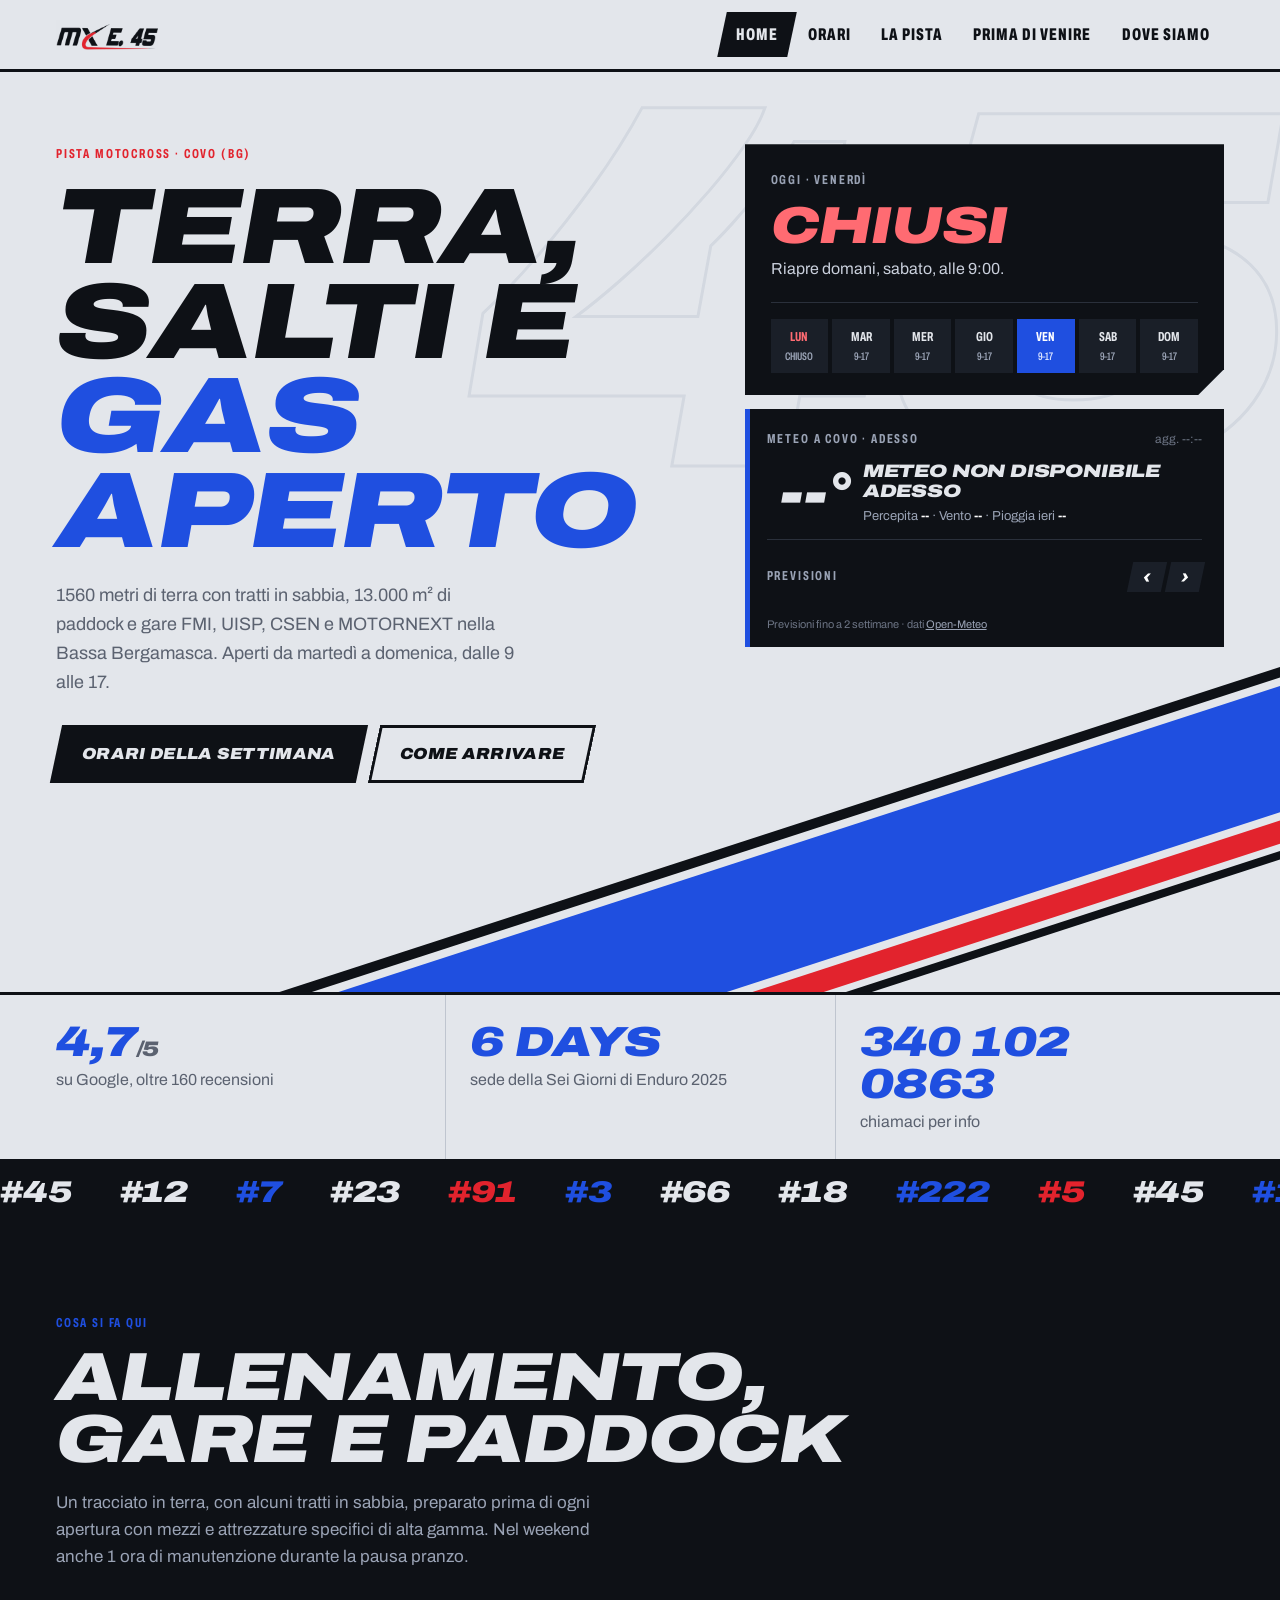
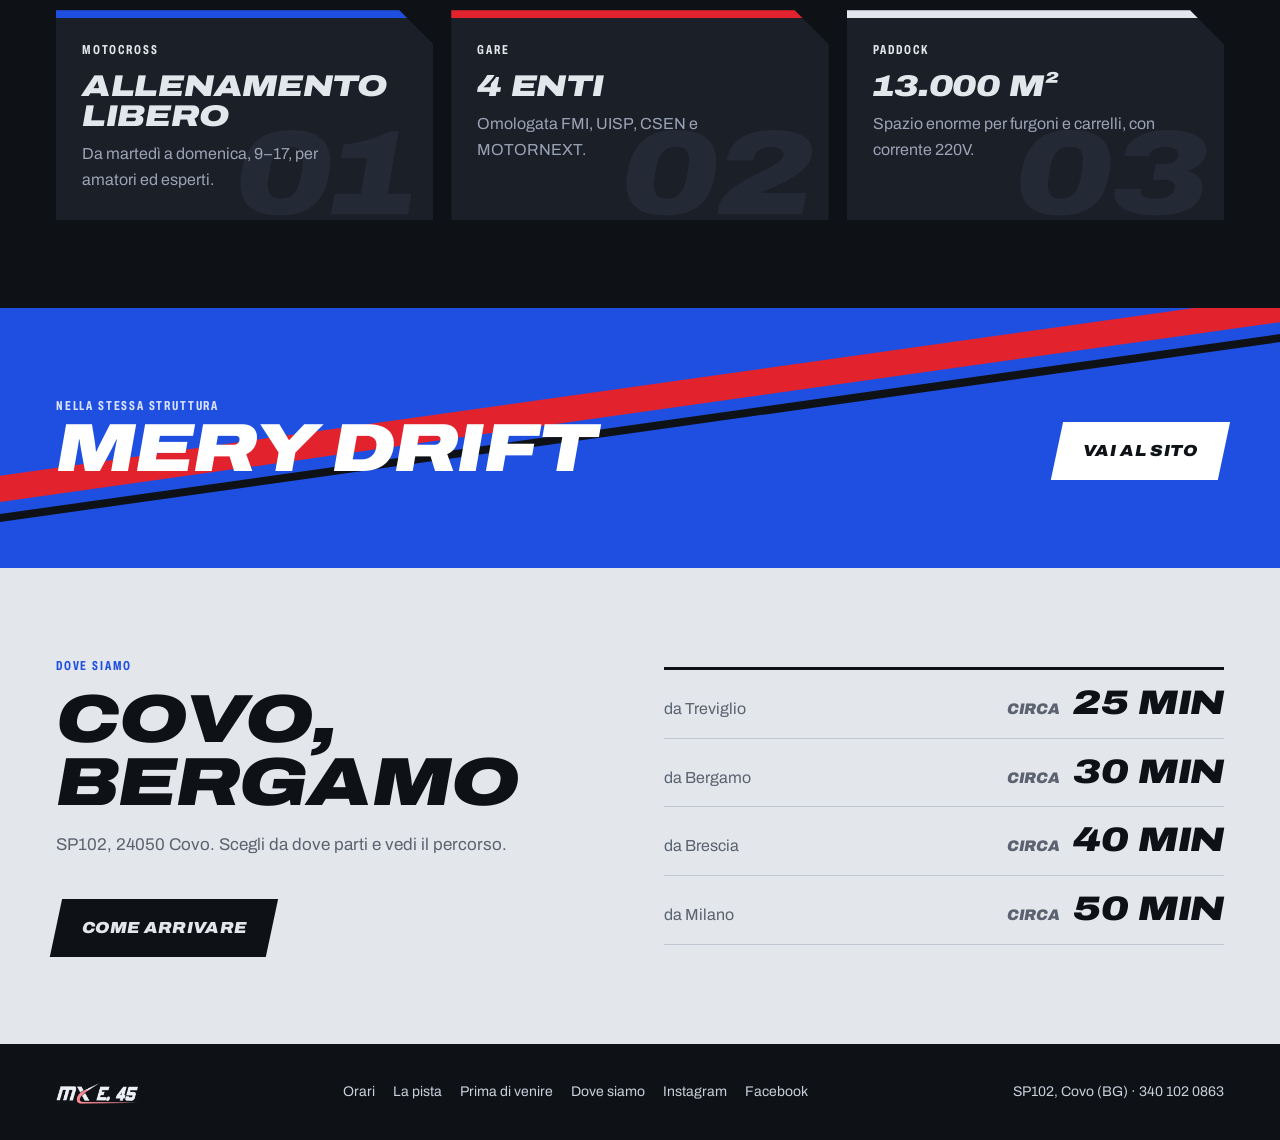
<file: index.html>
<!doctype html>
<html lang="it">
<head>
<meta charset="utf-8">
<meta name="viewport" content="width=device-width,initial-scale=1,viewport-fit=cover">
<title>MXE.45 Covo</title>
<meta name="claude:viewport-fit-sides" content="cover">
<link rel="icon" href="favicon.ico" sizes="any">
<link rel="icon" type="image/png" sizes="32x32" href="favicon-32.png">
<link rel="icon" type="image/png" sizes="512x512" href="favicon-512.png">
<link rel="apple-touch-icon" href="apple-touch-icon.png">
<link rel="preconnect" href="https://fonts.googleapis.com">
<link rel="stylesheet" href="https://fonts.googleapis.com/css2?family=Archivo:ital,wdth,wght@0,62..125,400..900;1,62..125,400..900&display=swap">
<link rel="stylesheet" href="style.css">
</head>
<body data-page="home">
<header class="nav">
  <div class="wrap">
    <a href="index.html" aria-label="MXE.45 home"><img src="logo-dark.png" alt="MXE.45" width="102" height="30"></a>
    <button class="burger" type="button" aria-label="Menu" aria-expanded="false"><span></span><span></span><span></span></button>
    <ul>
      <li><a data-p="home" href="index.html"><span>Home</span></a></li>
      <li><a data-p="orari" href="orari.html"><span>Orari</span></a></li>
      <li><a data-p="pista" href="pista.html"><span>La pista</span></a></li>
      <li><a data-p="info" href="info.html"><span>Prima di venire</span></a></li>
      <li><a data-p="dove" href="dove.html"><span>Dove siamo</span></a></li>
    </ul>
  </div>
</header>
<main>
<section class="hero" style="padding:0">
  <div class="ghost x" aria-hidden="true">45</div>
  <div class="livery" aria-hidden="true"><i class="b4"></i><i class="b1"></i><i class="b2"></i><i class="b3"></i></div>
  <div class="wrap">
    <div>
      <div class="lab" style="color:var(--red)">Pista motocross · Covo (BG)</div>
      <h1 class="x"><span>Terra,</span><span>salti e</span><span><em>gas aperto</em></span></h1>
      <p class="lead">1560 metri di terra con tratti in sabbia, 13.000 m² di paddock e gare FMI, UISP, CSEN e MOTORNEXT nella Bassa Bergamasca. Aperti da martedì a domenica, dalle 9 alle 17.</p>
      <div class="btns">
        <a class="btn" href="orari.html"><span>Orari della settimana</span></a>
        <a class="btn alt" href="dove.html"><span>Come arrivare</span></a>
      </div>
    </div>
    <div class="hero-side">
    <aside class="today" aria-live="polite">
      <div class="lab" id="tdLab">Oggi</div>
      <div class="state x" id="tdState">Aperti</div>
      <p id="tdText">Orari del giorno su Instagram.</p>
      <ol id="tdWeek"></ol>
    </aside>
    <div class="meteo" data-meteo>
      <div class="m-head"><span class="lab">Meteo a Covo · adesso</span><span class="m-upd">agg. <span data-m="upd">--:--</span></span></div>
      <div class="m-row">
        <span class="m-ico" data-m="ico"></span>
        <span class="m-temp x" data-m="temp">--°</span>
        <div class="m-info">
          <div class="m-desc x" data-m="desc">Carico il meteo…</div>
          <div class="m-stats">Percepita <b data-m="feel">--</b> · Vento <b data-m="wind">--</b> · Pioggia ieri <b data-m="rainy">--</b></div>
        </div>
      </div>
      <p class="m-track" data-m="track"></p>
      <div class="m-fc-head">
        <span class="lab" data-m="range">Previsioni</span>
        <div class="m-nav"><button type="button" data-m="prev" aria-label="Giorni precedenti">‹</button><button type="button" data-m="next" aria-label="Giorni successivi">›</button></div>
      </div>
      <ol class="m-days" data-m="days"></ol>
      <p class="m-src">Previsioni fino a 2 settimane · dati <a href="https://open-meteo.com/" target="_blank" rel="noopener">Open-Meteo</a></p>
    </div>
    </div>
  </div>
</section>

<div class="facts"><div class="wrap">
  <div class="fact"><b class="x">4,7<small>/5</small></b><span>su Google, oltre 160 recensioni</span></div>
  <div class="fact"><b class="x">6 Days</b><span>sede della Sei Giorni di Enduro 2025</span></div>
  <div class="fact"><b class="x">340 102 0863</b><span>chiamaci per info</span></div>
</div></div>
<div class="nums" aria-hidden="true"><div class="x">
  <span>#45</span><span>#12</span><span>#7</span><span>#23</span><span>#91</span><span>#3</span><span>#66</span><span>#18</span><span>#222</span><span>#5</span>
  <span>#45</span><span>#12</span><span>#7</span><span>#23</span><span>#91</span><span>#3</span><span>#66</span><span>#18</span><span>#222</span><span>#5</span>
</div></div>

<section class="dark">
  <div class="wrap">
    <div class="lab" style="color:var(--blue)">Cosa si fa qui</div>
    <h2 class="x">Allenamento, gare e paddock</h2>
    <p class="sub">Un tracciato in terra, con alcuni tratti in sabbia, preparato prima di ogni apertura con mezzi e attrezzature specifici di alta gamma. Nel weekend anche 1 ora di manutenzione durante la pausa pranzo.</p>
    <div class="panels rv">
      <a class="panel" href="pista.html"><span class="stripe"></span><span class="no x" aria-hidden="true">01</span><div class="lab">Motocross</div><h3 class="x">Allenamento libero</h3><p>Da martedì a domenica, 9–17, per amatori ed esperti.</p></a>
            <a class="panel" href="pista.html"><span class="stripe"></span><span class="no x" aria-hidden="true">02</span><div class="lab">Gare</div><h3 class="x">4 enti</h3><p>Omologata FMI, UISP, CSEN e MOTORNEXT.</p></a>
      <a class="panel" href="info.html"><span class="stripe"></span><span class="no x" aria-hidden="true">03</span><div class="lab">Paddock</div><h3 class="x">13.000 m²</h3><p>Spazio enorme per furgoni e carrelli, con corrente 220V.</p></a>
    </div>
  </div>
</section>

<section class="md">
  <div class="wrap">
    <div>
      <div class="lab">Nella stessa struttura</div>
      <h2 class="x">Mery Drift</h2>
    </div>
    <a class="btn" href="https://alessandroradulescu03-pixel.github.io/MeryDrift/"><span>Vai al sito</span></a>
  </div>
</section>

<section>
  <div class="wrap where">
    <div>
      <div class="lab" style="color:var(--blue)">Dove siamo</div>
      <h2 class="x">Covo, Bergamo</h2>
      <p class="sub">SP102, 24050 Covo. Scegli da dove parti e vedi il percorso.</p>
      <a class="btn" href="dove.html"><span>Come arrivare</span></a>
    </div>
    <ul class="km rv">
      <li><span>da Treviglio</span><b class="x"><small>circa</small> 25 min</b></li>
      <li><span>da Bergamo</span><b class="x"><small>circa</small> 30 min</b></li>
      <li><span>da Brescia</span><b class="x"><small>circa</small> 40 min</b></li>
      <li><span>da Milano</span><b class="x"><small>circa</small> 50 min</b></li>
    </ul>
  </div>
</section>


</main>

</main>

</main>

</main>

</main>

</main>

</main>

</main>

</main>

</main>

</main>

</main>

</main>

</main>

</main>

</main>

</main>

</main>

</main>

</main>

</main>

</main>

</main>

</main>

</main>

</main>

</main>

</main>

</main>

</main>

</main>

</main>

</main>

</main>

</main>

</main>

</main>

</main>
<footer>
  <div class="wrap">
    <img src="logo-dark.png" alt="MXE.45" width="82" height="24">
    <div class="links"><a href="orari.html">Orari</a><a href="pista.html">La pista</a><a href="info.html">Prima di venire</a><a href="dove.html">Dove siamo</a><a href="https://www.instagram.com/mxe.45/" target="_blank" rel="noopener">Instagram</a><a href="https://www.facebook.com/mxe.45/" target="_blank" rel="noopener">Facebook</a></div>
    <span>SP102, Covo (BG) · 340 102 0863</span>
  </div>
</footer>
<script src="main.js"></script>
</body>
</html>
</file>
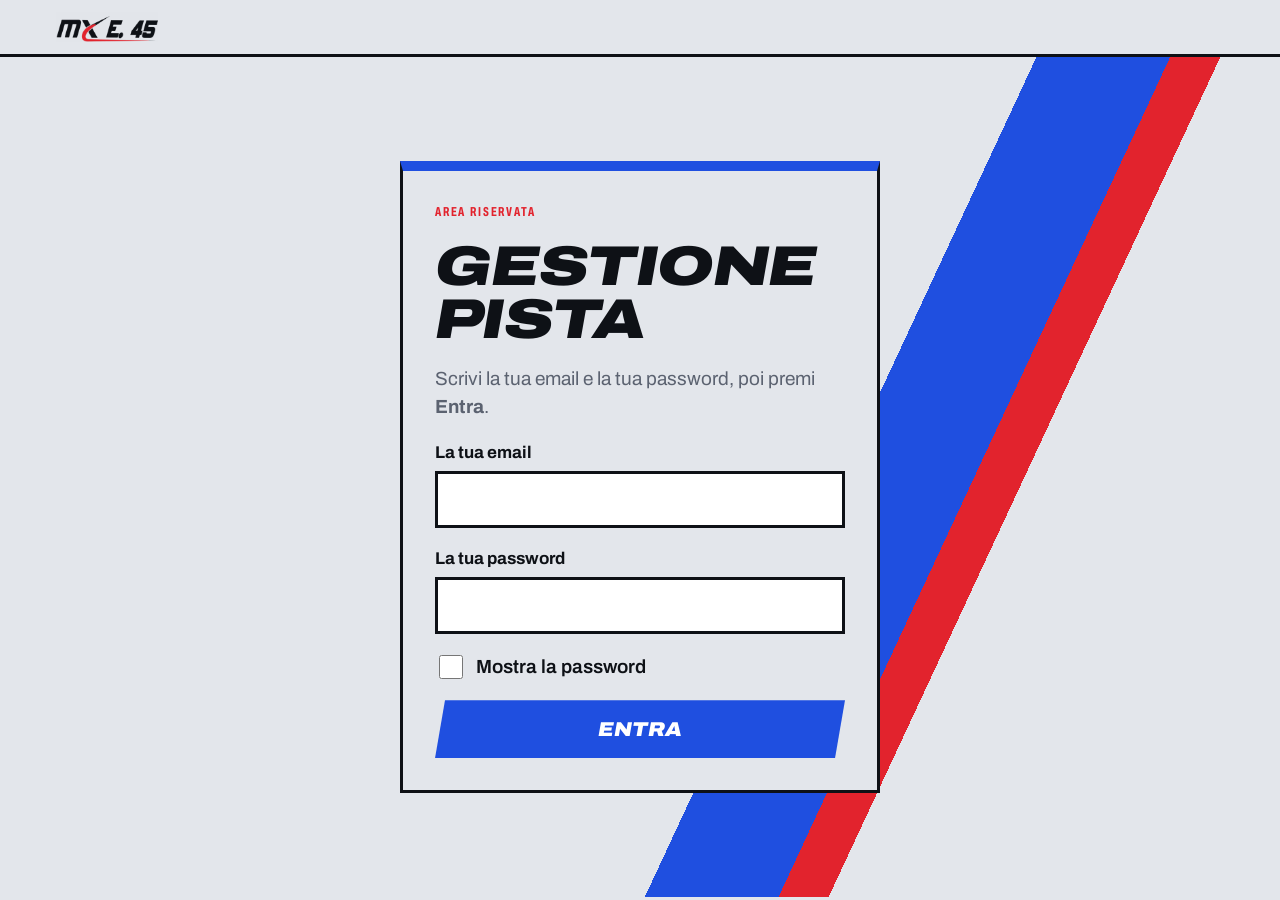
<file: admin/index.html>
<!doctype html>
<html lang="it">
<head>
<meta charset="utf-8">
<meta name="viewport" content="width=device-width,initial-scale=1,viewport-fit=cover">
<title>Gestione pista · MXE.45</title>
<meta name="robots" content="noindex, nofollow">
<meta name="claude:viewport-fit-sides" content="cover">
<link rel="icon" href="../favicon.ico" sizes="any">
<link rel="icon" type="image/png" sizes="32x32" href="../favicon-32.png">
<link rel="apple-touch-icon" href="../apple-touch-icon.png">
<link rel="preconnect" href="https://fonts.googleapis.com">
<link rel="stylesheet" href="https://fonts.googleapis.com/css2?family=Archivo:ital,wdth,wght@0,62..125,400..900;1,62..125,400..900&display=swap">
<link rel="stylesheet" href="../style.css">
<link rel="stylesheet" href="../admin.css">
</head>
<body class="ax">
<header class="nav">
  <div class="wrap">
    <a href="../" aria-label="Torna al sito MXE.45"><img src="../logo-dark.png" alt="MXE.45" width="102" height="30"></a>
    <button type="button" class="ax-out" id="axOut" hidden>Esci</button>
  </div>
</header>

<!-- ACCESSO -->
<section id="axLogin" class="ax-login" hidden>
  <div class="wrap">
    <form id="loginForm" class="ax-card" novalidate>
      <p class="lab">Area riservata</p>
      <h1 class="x">Gestione pista</h1>
      <p class="ax-intro">Scrivi la tua email e la tua password, poi premi <strong>Entra</strong>.</p>
      <div class="ax-field">
        <label for="lg-email">La tua email</label>
        <input id="lg-email" type="email" autocomplete="username" inputmode="email" required>
      </div>
      <div class="ax-field">
        <label for="lg-pass">La tua password</label>
        <input id="lg-pass" type="password" autocomplete="current-password" required>
      </div>
      <label class="ax-check"><input type="checkbox" id="lg-show"> Mostra la password</label>
      <p class="ax-err" id="loginErr" role="alert" hidden></p>
      <button type="submit" class="ax-big" id="loginBtn">Entra</button>
    </form>
  </div>
</section>

<!-- AREA -->
<main id="axApp" hidden>
  <section class="ax-main">
    <div class="wrap">
      <div class="ax-top">
        <div>
          <p class="lab">Gestione pista</p>
          <h1 class="x">Pista aperta o chiusa?</h1>
        </div>
        <button type="button" class="ax-btn" id="btnAggiorna">↻ Aggiorna</button>
      </div>
      <p class="ax-intro">Quello che scegli qui si vede subito sul sito. Se non tocchi niente vale l'orario normale: <strong>lunedì chiuso, gli altri giorni dalle 9 alle 17</strong>.</p>
      <p class="ax-msg" id="psMsg" aria-live="polite">Sto caricando…</p>
      <ul id="psDays" class="ps-days"></ul>
      <div class="ps-calbox">
        <p class="lab">Più avanti</p>
        <h2 class="x">Calendario</h2>
        <p class="ax-intro">Tocca un giorno per cambiarlo, anche tra settimane o mesi (per esempio una gara).</p>
        <div id="psCal" class="ps-cal"></div>
        <ul class="ps-legend" aria-hidden="true"><li>Aperti, orario normale</li><li class="lg-shut">Chiusi</li><li class="lg-spec">Orario speciale o avviso</li></ul>
        <ul id="psCalDay" class="ps-days ps-calday"></ul>
      </div>
    </div>
  </section>
</main>

<div class="ax-toast" id="axToast" role="status" aria-live="polite" hidden></div>

<script src="../vendor/supabase.js"></script>
<script src="../admin.js"></script>
</body>
</html>
</file>
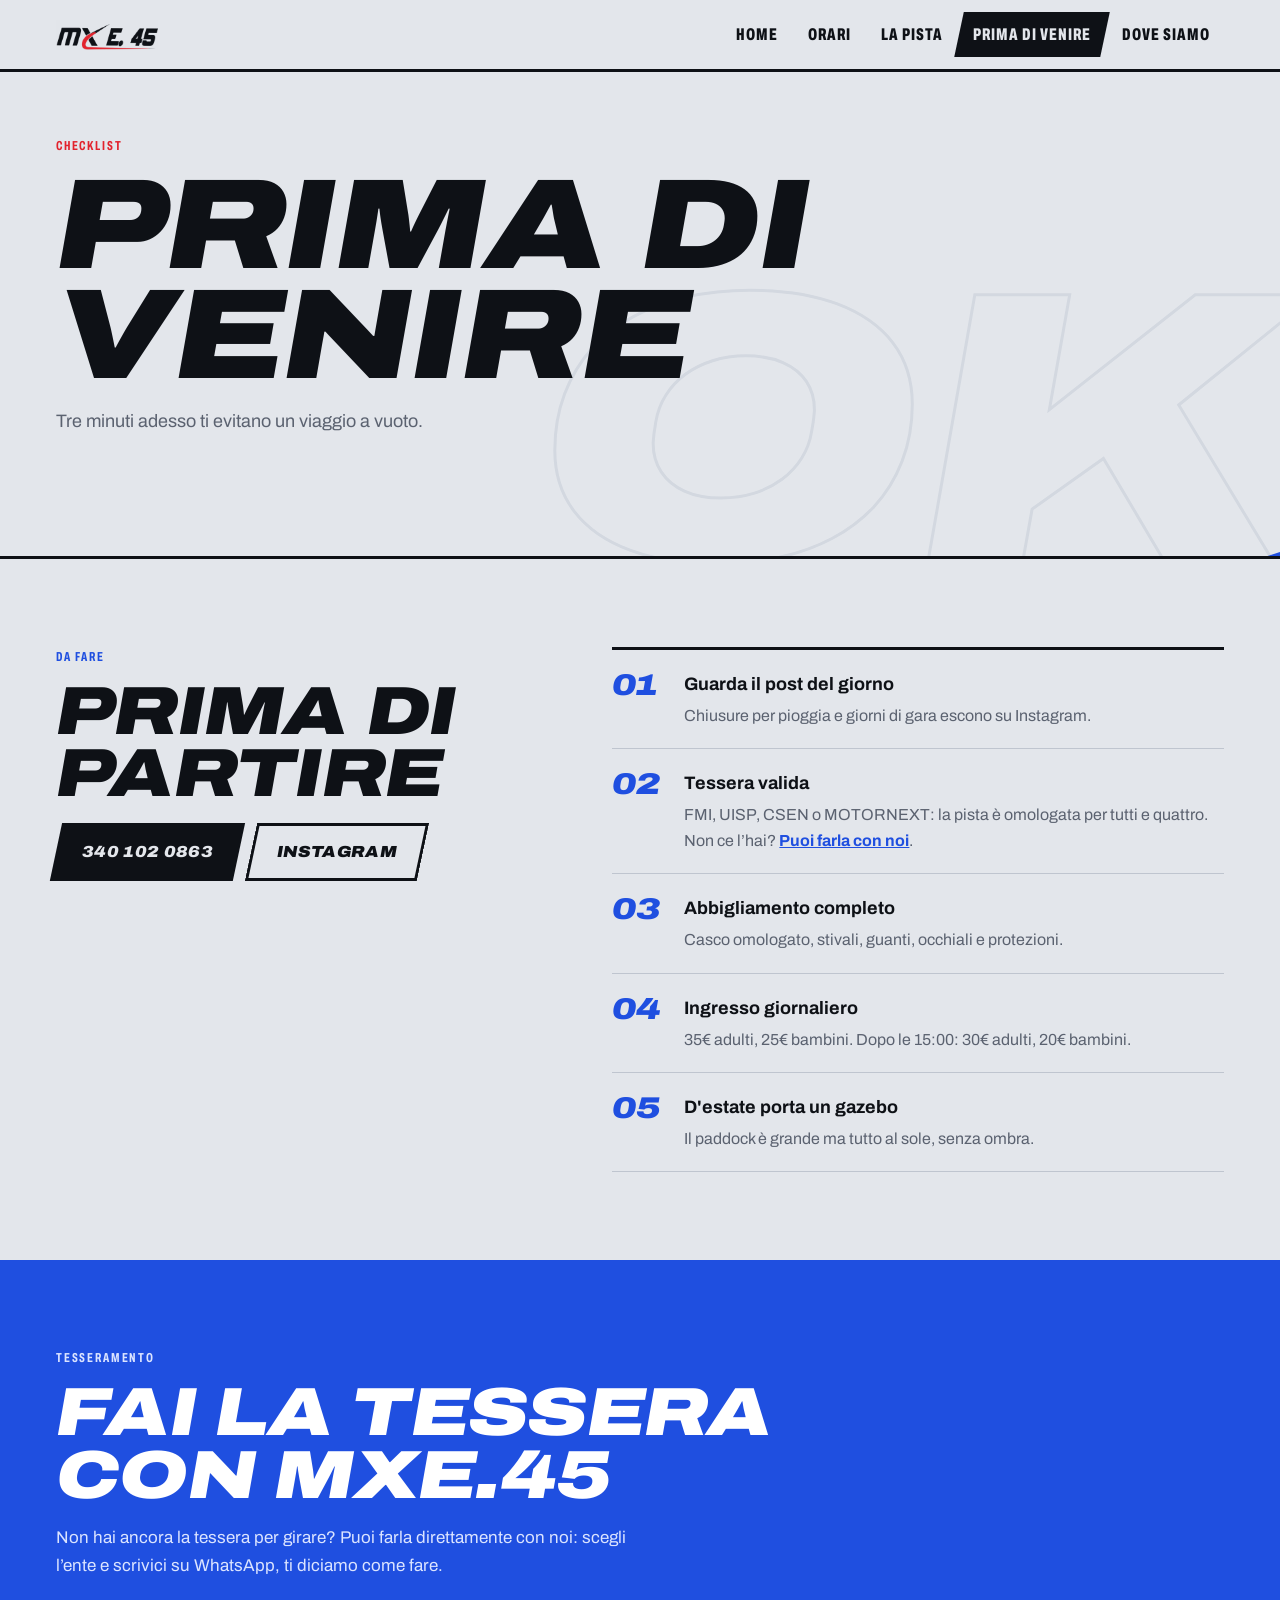
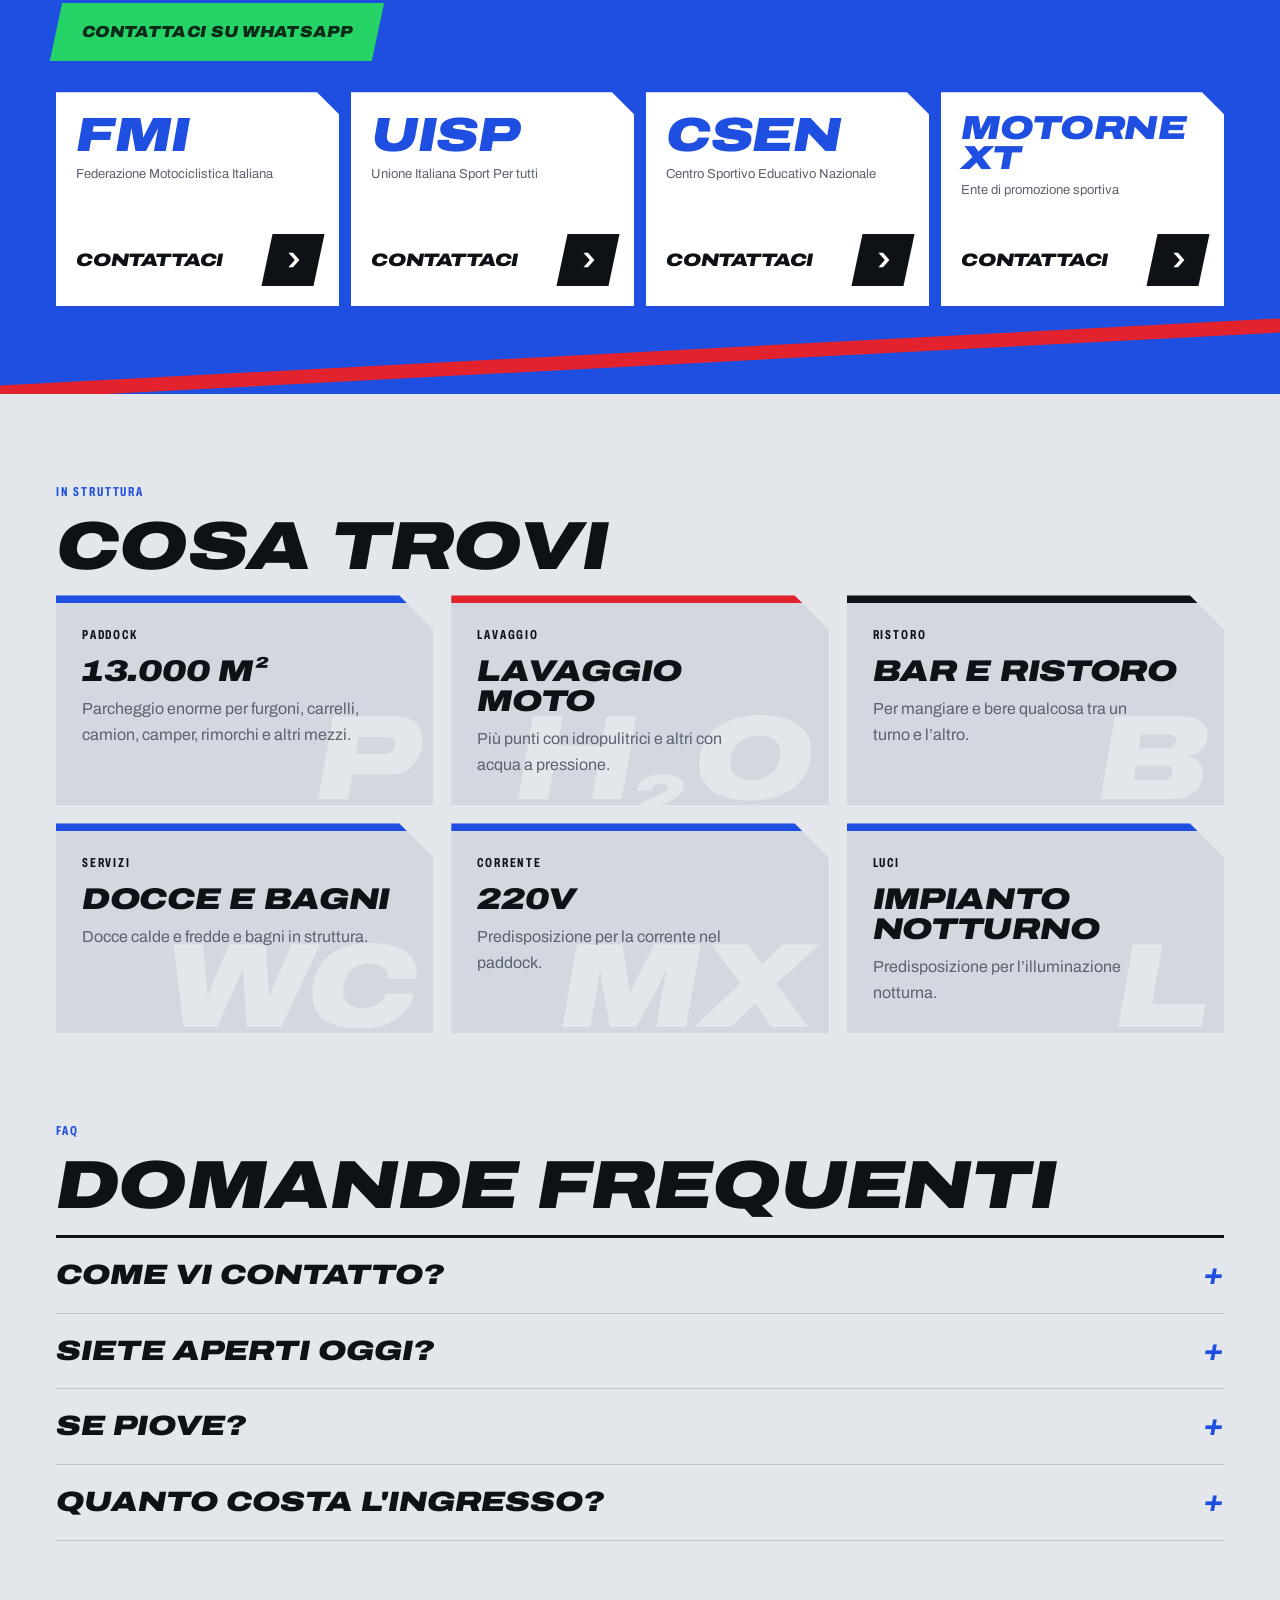
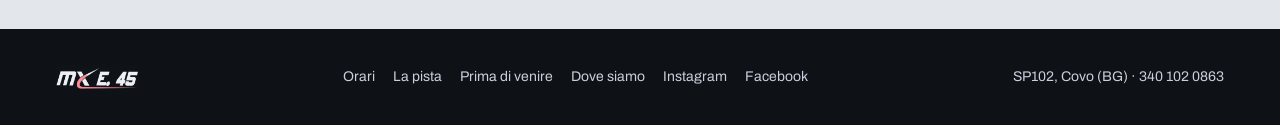
<file: info.html>
<!doctype html>
<html lang="it">
<head>
<meta charset="utf-8">
<meta name="viewport" content="width=device-width,initial-scale=1,viewport-fit=cover">
<title>Prima di venire</title>
<meta name="claude:viewport-fit-sides" content="cover">
<link rel="icon" href="favicon.ico" sizes="any">
<link rel="icon" type="image/png" sizes="32x32" href="favicon-32.png">
<link rel="icon" type="image/png" sizes="512x512" href="favicon-512.png">
<link rel="apple-touch-icon" href="apple-touch-icon.png">
<link rel="preconnect" href="https://fonts.googleapis.com">
<link rel="stylesheet" href="https://fonts.googleapis.com/css2?family=Archivo:ital,wdth,wght@0,62..125,400..900;1,62..125,400..900&display=swap">
<link rel="stylesheet" href="style.css">
</head>
<body data-page="info">
<header class="nav">
  <div class="wrap">
    <a href="index.html" aria-label="MXE.45 home"><img src="logo-dark.png" alt="MXE.45" width="102" height="30"></a>
    <button class="burger" type="button" aria-label="Menu" aria-expanded="false"><span></span><span></span><span></span></button>
    <ul>
      <li><a data-p="home" href="index.html"><span>Home</span></a></li>
      <li><a data-p="orari" href="orari.html"><span>Orari</span></a></li>
      <li><a data-p="pista" href="pista.html"><span>La pista</span></a></li>
      <li><a data-p="info" href="info.html"><span>Prima di venire</span></a></li>
      <li><a data-p="dove" href="dove.html"><span>Dove siamo</span></a></li>
    </ul>
  </div>
</header>
<main>
<section class="phead" style="padding:0">
  <div class="ghost x" aria-hidden="true">OK</div>
  <div class="livery" aria-hidden="true"><i class="b4"></i><i class="b1"></i><i class="b2"></i><i class="b3"></i></div>
  <div class="wrap">
    <div class="lab" style="color:var(--red)">Checklist</div>
    <h1 class="x">Prima di venire</h1>
    <p>Tre minuti adesso ti evitano un viaggio a vuoto.</p>
  </div>
</section>
<section><div class="wrap split">
  <div>
    <div class="lab" style="color:var(--blue)">Da fare</div><h2 class="x">Prima di partire</h2>
    <div class="btns"><a class="btn" href="tel:+393401020863"><span>340 102 0863</span></a><a class="btn alt" href="https://www.instagram.com/mxe.45/" target="_blank" rel="noopener"><span>Instagram</span></a></div>
  </div>
  <ol class="check rv">
    <li><div><b>Guarda il post del giorno</b><span>Chiusure per pioggia e giorni di gara escono su Instagram.</span></div></li>
    <li><div><b>Tessera valida</b><span>FMI, UISP, CSEN o MOTORNEXT: la pista è omologata per tutti e quattro. Non ce l’hai? <a href="#tessera">Puoi farla con noi</a>.</span></div></li>
    <li><div><b>Abbigliamento completo</b><span>Casco omologato, stivali, guanti, occhiali e protezioni.</span></div></li>
    <li><div><b>Ingresso giornaliero</b><span>35€ adulti, 25€ bambini. Dopo le 15:00: 30€ adulti, 20€ bambini.</span></div></li>
    <li><div><b>D'estate porta un gazebo</b><span>Il paddock è grande ma tutto al sole, senza ombra.</span></div></li>
  </ol>
</div></section>
<section class="tess" id="tessera"><div class="wrap">
  <div class="tess-head">
    <div>
      <div class="lab" style="color:#dbe4ff">Tesseramento</div>
      <h2 class="x">Fai la tessera con MXE.45</h2>
      <p class="sub">Non hai ancora la tessera per girare? Puoi farla direttamente con noi: scegli l’ente e scrivici su WhatsApp, ti diciamo come fare.</p>
    </div>
    <a class="btn wa" href="https://wa.me/393401020863?text=Ciao%21%20Vorrei%20informazioni%20per%20fare%20la%20tessera%20con%20MXE.45." target="_blank" rel="noopener"><span>Contattaci su WhatsApp</span></a>
  </div>
  <div class="tess-grid">
    <div class="tcard"><span class="x tname">FMI</span><span class="tfull">Federazione Motociclistica Italiana</span><a class="tbtn" href="https://wa.me/393401020863?text=Ciao%21%20Vorrei%20informazioni%20per%20fare%20la%20tessera%20FMI%20con%20MXE.45." target="_blank" rel="noopener"><span class="x">Contattaci</span><i class="go" aria-hidden="true"><svg viewBox="0 0 24 24"><path d="M7 4h5l7 8-7 8H7l7-8z"/></svg></i></a></div>
    <div class="tcard"><span class="x tname">UISP</span><span class="tfull">Unione Italiana Sport Per tutti</span><a class="tbtn" href="https://wa.me/393401020863?text=Ciao%21%20Vorrei%20informazioni%20per%20fare%20la%20tessera%20UISP%20con%20MXE.45." target="_blank" rel="noopener"><span class="x">Contattaci</span><i class="go" aria-hidden="true"><svg viewBox="0 0 24 24"><path d="M7 4h5l7 8-7 8H7l7-8z"/></svg></i></a></div>
    <div class="tcard"><span class="x tname">CSEN</span><span class="tfull">Centro Sportivo Educativo Nazionale</span><a class="tbtn" href="https://wa.me/393401020863?text=Ciao%21%20Vorrei%20informazioni%20per%20fare%20la%20tessera%20CSEN%20con%20MXE.45." target="_blank" rel="noopener"><span class="x">Contattaci</span><i class="go" aria-hidden="true"><svg viewBox="0 0 24 24"><path d="M7 4h5l7 8-7 8H7l7-8z"/></svg></i></a></div>
    <div class="tcard"><span class="x tname long">MOTORNEXT</span><span class="tfull">Ente di promozione sportiva</span><a class="tbtn" href="https://wa.me/393401020863?text=Ciao%21%20Vorrei%20informazioni%20per%20fare%20la%20tessera%20MOTORNEXT%20con%20MXE.45." target="_blank" rel="noopener"><span class="x">Contattaci</span><i class="go" aria-hidden="true"><svg viewBox="0 0 24 24"><path d="M7 4h5l7 8-7 8H7l7-8z"/></svg></i></a></div>
  </div>
</div></section>
<section><div class="wrap">
  <div class="lab" style="color:var(--blue)">In struttura</div><h2 class="x">Cosa trovi</h2>
  <div class="panels rv" style="margin-bottom:88px">
    <div class="panel"><span class="stripe"></span><span class="no x" aria-hidden="true">P</span><div class="lab">Paddock</div><h3 class="x">13.000 m²</h3><p>Parcheggio enorme per furgoni, carrelli, camion, camper, rimorchi e altri mezzi.</p></div>
    <div class="panel"><span class="stripe"></span><span class="no x" aria-hidden="true">H₂O</span><div class="lab">Lavaggio</div><h3 class="x">Lavaggio moto</h3><p>Più punti con idropulitrici e altri con acqua a pressione.</p></div>
    <div class="panel"><span class="stripe"></span><span class="no x" aria-hidden="true">B</span><div class="lab">Ristoro</div><h3 class="x">Bar e ristoro</h3><p>Per mangiare e bere qualcosa tra un turno e l’altro.</p></div>
    <div class="panel"><span class="stripe"></span><span class="no x" aria-hidden="true">WC</span><div class="lab">Servizi</div><h3 class="x">Docce e bagni</h3><p>Docce calde e fredde e bagni in struttura.</p></div>
    <div class="panel"><span class="stripe"></span><span class="no x" aria-hidden="true">MX</span><div class="lab">Corrente</div><h3 class="x">220V</h3><p>Predisposizione per la corrente nel paddock.</p></div>
    <div class="panel"><span class="stripe"></span><span class="no x" aria-hidden="true">L</span><div class="lab">Luci</div><h3 class="x">Impianto notturno</h3><p>Predisposizione per l’illuminazione notturna.</p></div>
  </div>
  <div class="lab" style="color:var(--blue)">FAQ</div><h2 class="x">Domande frequenti</h2>
  <div class="faq rv">
    <details><summary>Come vi contatto?</summary><p>Chiama il 340 102 0863, scrivi a motoclubmxe.45@gmail.com oppure su Instagram @mxe.45.</p></details>
    <details><summary>Siete aperti oggi?</summary><p>Siamo aperti da martedì a domenica, dalle 9:00 alle 17:00. Il lunedì siamo chiusi.</p></details>
    <details><summary>Se piove?</summary><p>Con il fondo troppo bagnato la pista resta chiusa. Controlla sempre le storie prima di partire.</p></details>
    <details><summary>Quanto costa l'ingresso?</summary><p>Adulti 35€, bambini 25€. Se entri dopo le 15:00 paghi meno: 30€ adulti e 20€ bambini.</p></details>
  </div>
</div></section>
</main>
<footer>
  <div class="wrap">
    <img src="logo-dark.png" alt="MXE.45" width="82" height="24">
    <div class="links"><a href="orari.html">Orari</a><a href="pista.html">La pista</a><a href="info.html">Prima di venire</a><a href="dove.html">Dove siamo</a><a href="https://www.instagram.com/mxe.45/" target="_blank" rel="noopener">Instagram</a><a href="https://www.facebook.com/mxe.45/" target="_blank" rel="noopener">Facebook</a></div>
    <span>SP102, Covo (BG) · 340 102 0863</span>
  </div>
</footer>
<script src="main.js"></script>
</body>
</html>
</file>
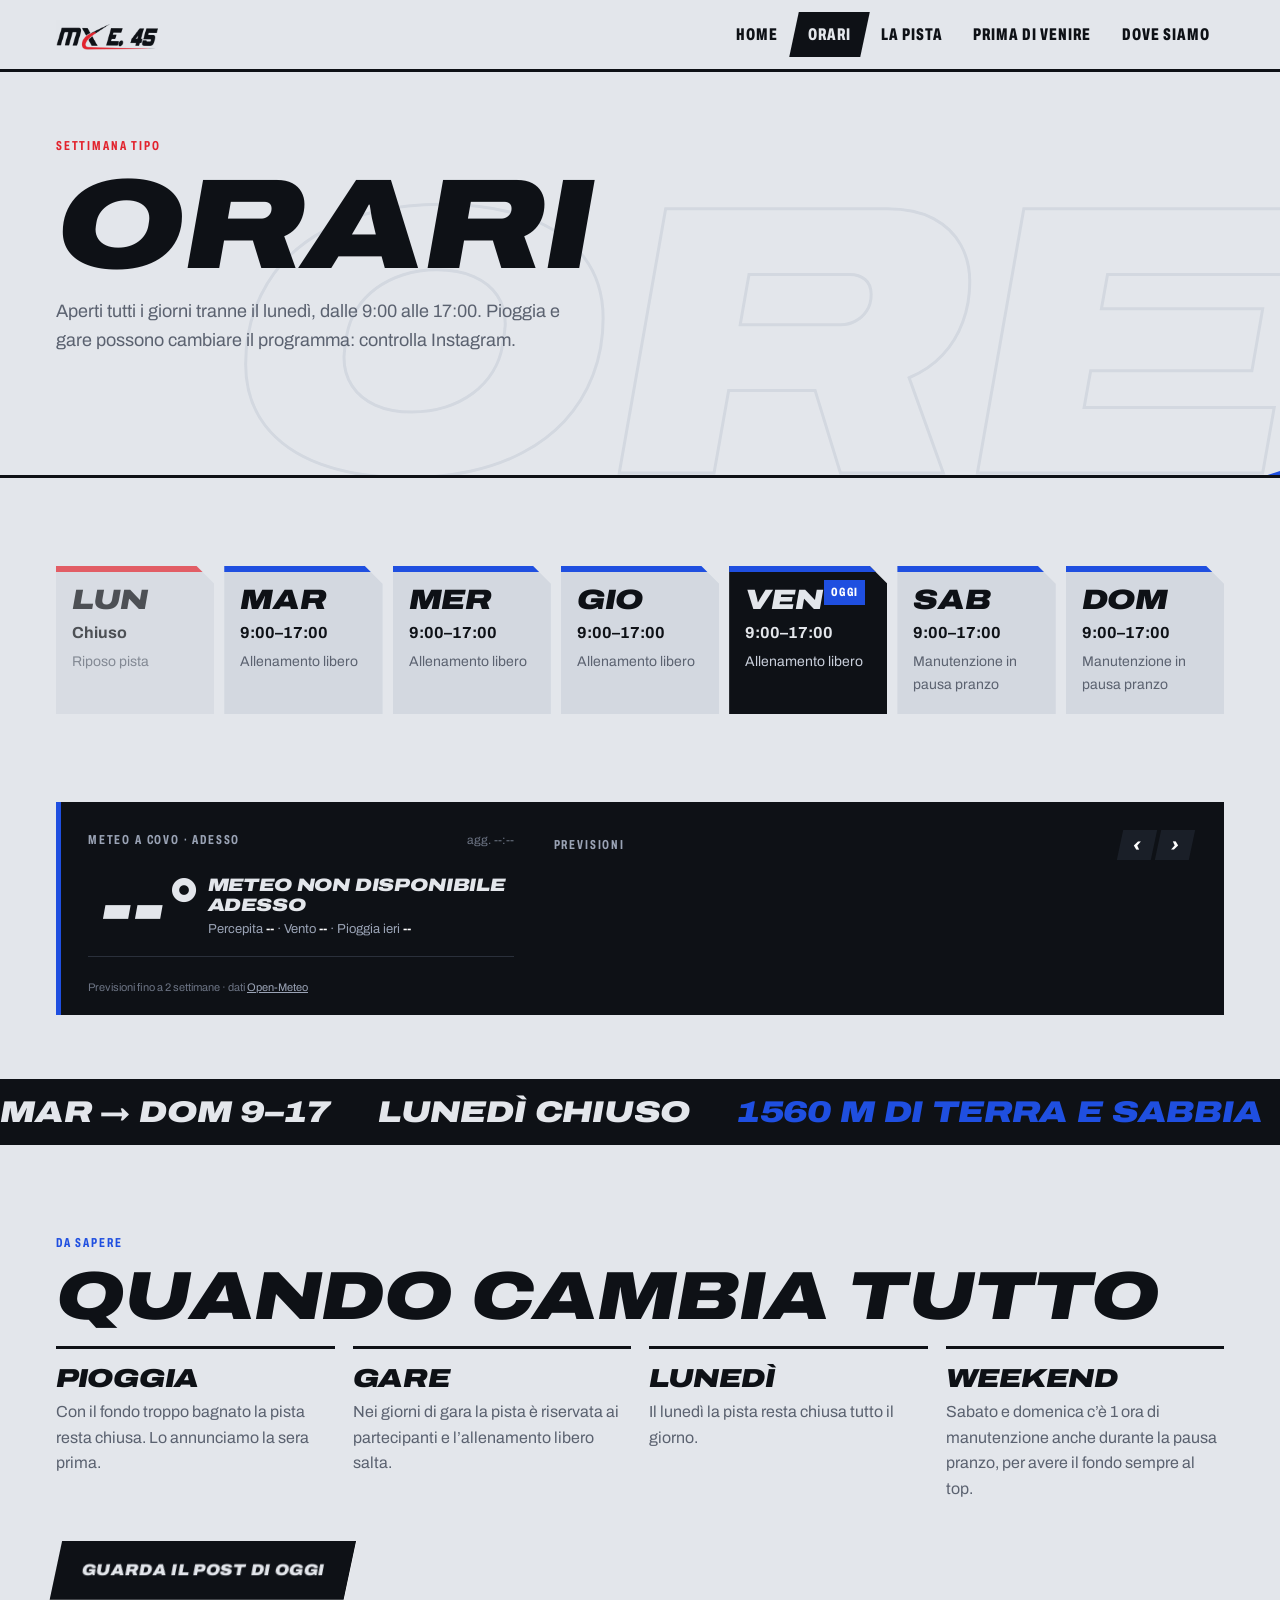
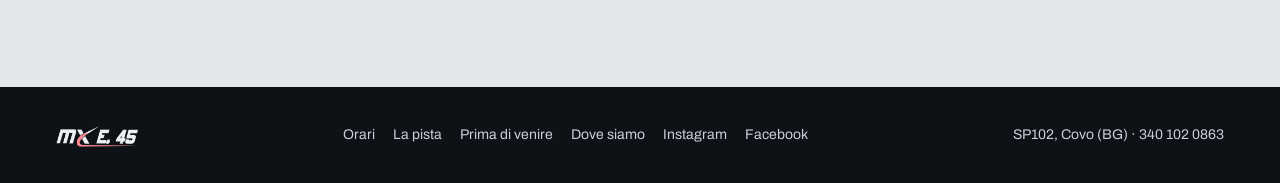
<file: orari.html>
<!doctype html>
<html lang="it">
<head>
<meta charset="utf-8">
<meta name="viewport" content="width=device-width,initial-scale=1,viewport-fit=cover">
<title>Orari MXE.45</title>
<meta name="claude:viewport-fit-sides" content="cover">
<link rel="icon" href="favicon.ico" sizes="any">
<link rel="icon" type="image/png" sizes="32x32" href="favicon-32.png">
<link rel="icon" type="image/png" sizes="512x512" href="favicon-512.png">
<link rel="apple-touch-icon" href="apple-touch-icon.png">
<link rel="preconnect" href="https://fonts.googleapis.com">
<link rel="stylesheet" href="https://fonts.googleapis.com/css2?family=Archivo:ital,wdth,wght@0,62..125,400..900;1,62..125,400..900&display=swap">
<link rel="stylesheet" href="style.css">
</head>
<body data-page="orari">
<header class="nav">
  <div class="wrap">
    <a href="index.html" aria-label="MXE.45 home"><img src="logo-dark.png" alt="MXE.45" width="102" height="30"></a>
    <button class="burger" type="button" aria-label="Menu" aria-expanded="false"><span></span><span></span><span></span></button>
    <ul>
      <li><a data-p="home" href="index.html"><span>Home</span></a></li>
      <li><a data-p="orari" href="orari.html"><span>Orari</span></a></li>
      <li><a data-p="pista" href="pista.html"><span>La pista</span></a></li>
      <li><a data-p="info" href="info.html"><span>Prima di venire</span></a></li>
      <li><a data-p="dove" href="dove.html"><span>Dove siamo</span></a></li>
    </ul>
  </div>
</header>
<main>
<section class="phead" style="padding:0">
  <div class="ghost x" aria-hidden="true">ORE</div>
  <div class="livery" aria-hidden="true"><i class="b4"></i><i class="b1"></i><i class="b2"></i><i class="b3"></i></div>
  <div class="wrap">
    <div class="lab" style="color:var(--red)">Settimana tipo</div>
    <h1 class="x">Orari</h1>
    <p>Aperti tutti i giorni tranne il lunedì, dalle 9:00 alle 17:00. Pioggia e gare possono cambiare il programma: controlla Instagram.</p>
  </div>
</section>
<section><div class="wrap">
  <div class="week rv"><div class="day c" data-d="1"><h3 class="x">Lun</h3><span class="t">Chiuso</span><p>Riposo pista</p></div><div class="day" data-d="2"><h3 class="x">Mar</h3><span class="t">9:00–17:00</span><p>Allenamento libero</p></div><div class="day" data-d="3"><h3 class="x">Mer</h3><span class="t">9:00–17:00</span><p>Allenamento libero</p></div><div class="day" data-d="4"><h3 class="x">Gio</h3><span class="t">9:00–17:00</span><p>Allenamento libero</p></div><div class="day" data-d="5"><h3 class="x">Ven</h3><span class="t">9:00–17:00</span><p>Allenamento libero</p></div><div class="day" data-d="6"><h3 class="x">Sab</h3><span class="t">9:00–17:00</span><p>Manutenzione in pausa pranzo</p></div><div class="day" data-d="0"><h3 class="x">Dom</h3><span class="t">9:00–17:00</span><p>Manutenzione in pausa pranzo</p></div></div>
</div></section>
<section class="meteo-sec"><div class="wrap">
  <div class="meteo wide" data-meteo>
      <div class="m-head"><span class="lab">Meteo a Covo · adesso</span><span class="m-upd">agg. <span data-m="upd">--:--</span></span></div>
      <div class="m-row">
        <span class="m-ico" data-m="ico"></span>
        <span class="m-temp x" data-m="temp">--°</span>
        <div class="m-info">
          <div class="m-desc x" data-m="desc">Carico il meteo…</div>
          <div class="m-stats">Percepita <b data-m="feel">--</b> · Vento <b data-m="wind">--</b> · Pioggia ieri <b data-m="rainy">--</b></div>
        </div>
      </div>
      <p class="m-track" data-m="track"></p>
      <div class="m-fc-head">
        <span class="lab" data-m="range">Previsioni</span>
        <div class="m-nav"><button type="button" data-m="prev" aria-label="Giorni precedenti">‹</button><button type="button" data-m="next" aria-label="Giorni successivi">›</button></div>
      </div>
      <ol class="m-days" data-m="days"></ol>
      <p class="m-src">Previsioni fino a 2 settimane · dati <a href="https://open-meteo.com/" target="_blank" rel="noopener">Open-Meteo</a></p>
    </div>
</div></section>

<div class="nums" aria-hidden="true"><div class="x"><span>Mar → Dom 9–17</span><span>Lunedì chiuso</span><span>1560 m di terra e sabbia</span><span>Paddock 13.000 m²</span><span>Lavaggio moto</span><span>Weekend: fondo rifatto in pausa pranzo</span><span>Mar → Dom 9–17</span><span>Lunedì chiuso</span><span>1560 m di terra e sabbia</span><span>Paddock 13.000 m²</span><span>Lavaggio moto</span><span>Weekend: fondo rifatto in pausa pranzo</span><span>Mar → Dom 9–17</span><span>Lunedì chiuso</span><span>1560 m di terra e sabbia</span><span>Paddock 13.000 m²</span><span>Lavaggio moto</span><span>Weekend: fondo rifatto in pausa pranzo</span><span>Mar → Dom 9–17</span><span>Lunedì chiuso</span><span>1560 m di terra e sabbia</span><span>Paddock 13.000 m²</span><span>Lavaggio moto</span><span>Weekend: fondo rifatto in pausa pranzo</span></div></div>
<section><div class="wrap">
  <div class="lab" style="color:var(--blue)">Da sapere</div><h2 class="x">Quando cambia tutto</h2>
  <div class="rules rv">
    <div class="rule"><h3 class="x">Pioggia</h3><p>Con il fondo troppo bagnato la pista resta chiusa. Lo annunciamo la sera prima.</p></div>
    <div class="rule"><h3 class="x">Gare</h3><p>Nei giorni di gara la pista è riservata ai partecipanti e l’allenamento libero salta.</p></div>
    <div class="rule"><h3 class="x">Lunedì</h3><p>Il lunedì la pista resta chiusa tutto il giorno.</p></div>
    <div class="rule"><h3 class="x">Weekend</h3><p>Sabato e domenica c’è 1 ora di manutenzione anche durante la pausa pranzo, per avere il fondo sempre al top.</p></div>
  </div>
  <div class="btns" style="margin-top:40px"><a class="btn" href="https://www.instagram.com/mxe.45/" target="_blank" rel="noopener"><span>Guarda il post di oggi</span></a></div>
</div></section>
</main>
<footer>
  <div class="wrap">
    <img src="logo-dark.png" alt="MXE.45" width="82" height="24">
    <div class="links"><a href="orari.html">Orari</a><a href="pista.html">La pista</a><a href="info.html">Prima di venire</a><a href="dove.html">Dove siamo</a><a href="https://www.instagram.com/mxe.45/" target="_blank" rel="noopener">Instagram</a><a href="https://www.facebook.com/mxe.45/" target="_blank" rel="noopener">Facebook</a></div>
    <span>SP102, Covo (BG) · 340 102 0863</span>
  </div>
</footer>
<script src="main.js"></script>
</body>
</html>
</file>
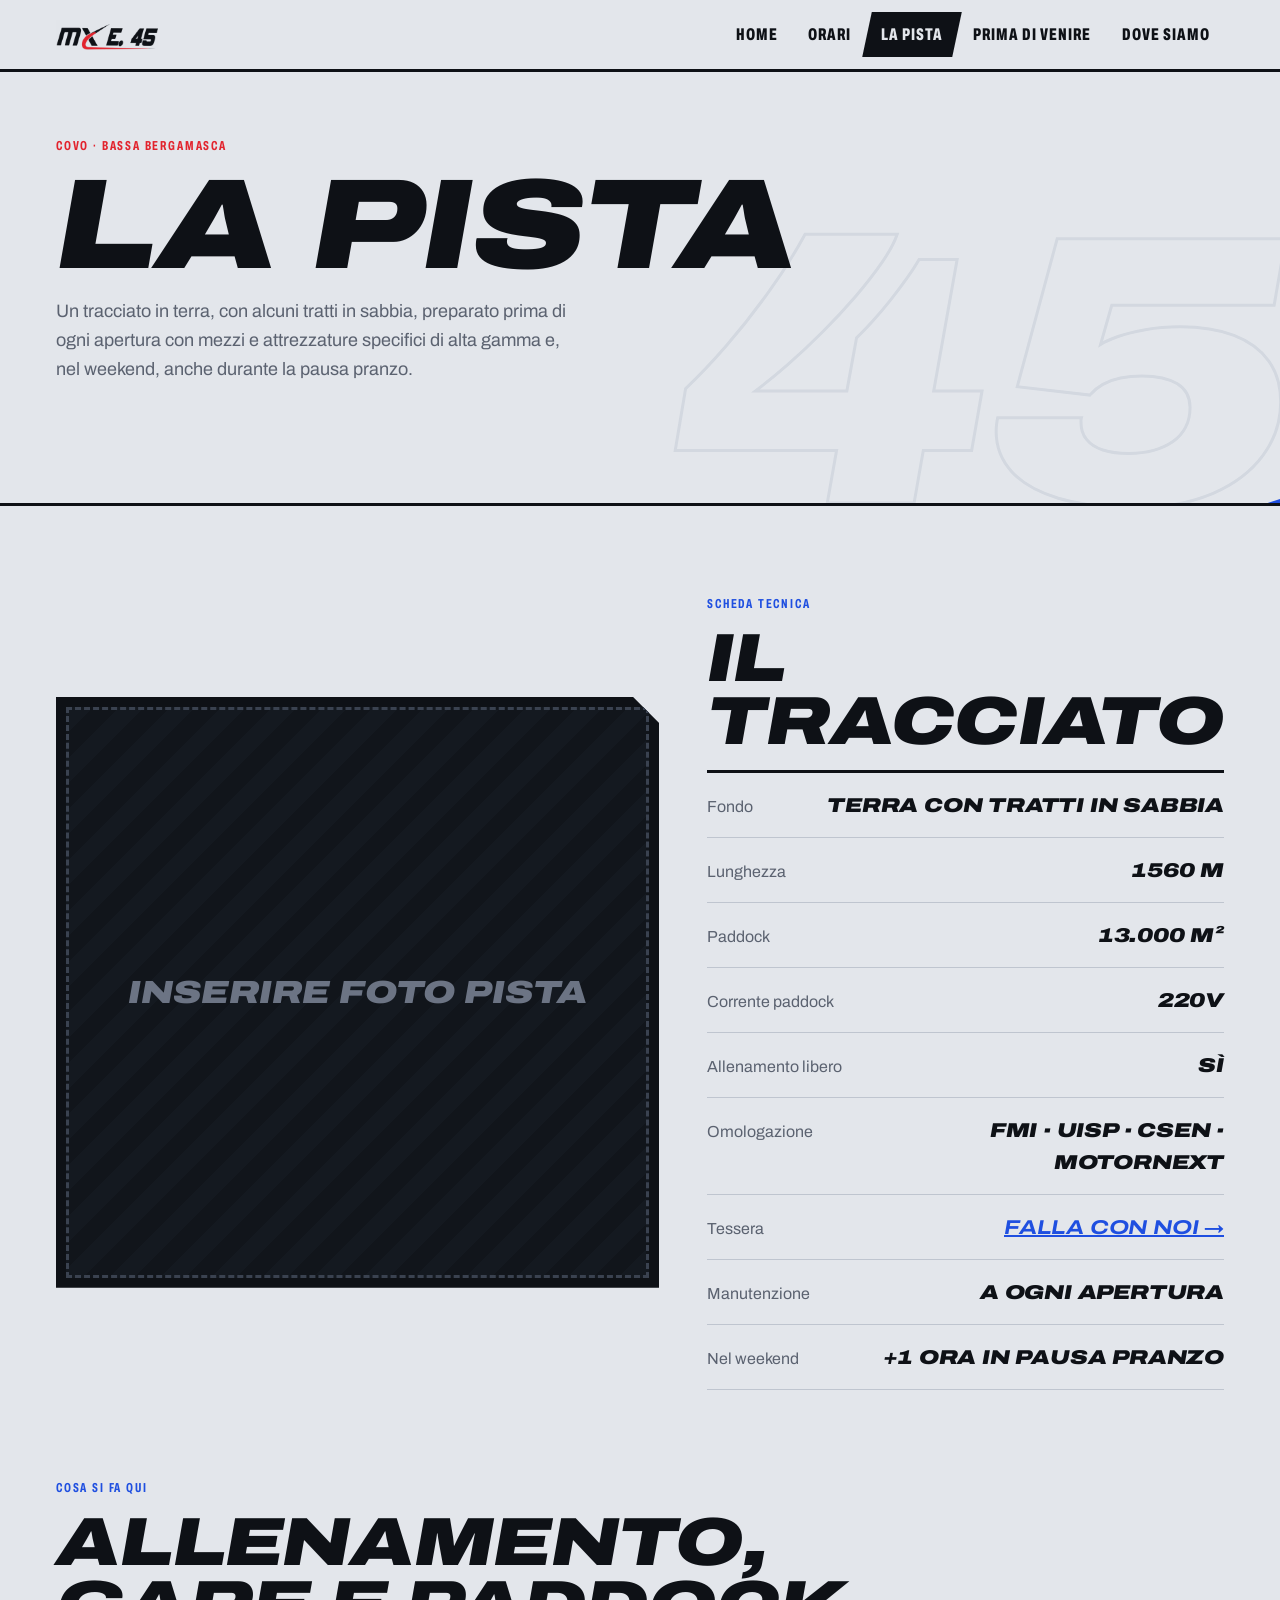
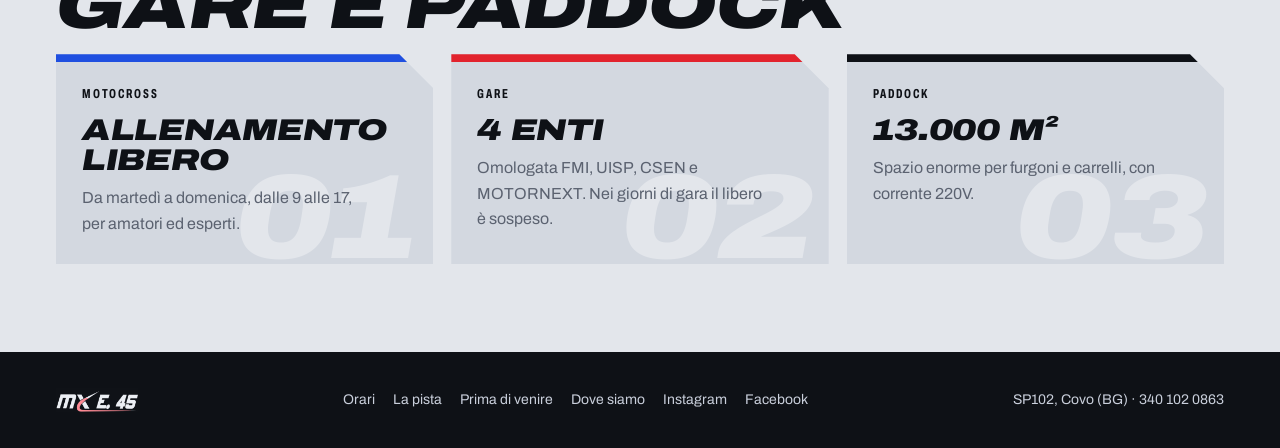
<file: pista.html>
<!doctype html>
<html lang="it">
<head>
<meta charset="utf-8">
<meta name="viewport" content="width=device-width,initial-scale=1,viewport-fit=cover">
<title>La pista MXE.45</title>
<meta name="claude:viewport-fit-sides" content="cover">
<link rel="icon" href="favicon.ico" sizes="any">
<link rel="icon" type="image/png" sizes="32x32" href="favicon-32.png">
<link rel="icon" type="image/png" sizes="512x512" href="favicon-512.png">
<link rel="apple-touch-icon" href="apple-touch-icon.png">
<link rel="preconnect" href="https://fonts.googleapis.com">
<link rel="stylesheet" href="https://fonts.googleapis.com/css2?family=Archivo:ital,wdth,wght@0,62..125,400..900;1,62..125,400..900&display=swap">
<link rel="stylesheet" href="style.css">
</head>
<body data-page="pista">
<header class="nav">
  <div class="wrap">
    <a href="index.html" aria-label="MXE.45 home"><img src="logo-dark.png" alt="MXE.45" width="102" height="30"></a>
    <button class="burger" type="button" aria-label="Menu" aria-expanded="false"><span></span><span></span><span></span></button>
    <ul>
      <li><a data-p="home" href="index.html"><span>Home</span></a></li>
      <li><a data-p="orari" href="orari.html"><span>Orari</span></a></li>
      <li><a data-p="pista" href="pista.html"><span>La pista</span></a></li>
      <li><a data-p="info" href="info.html"><span>Prima di venire</span></a></li>
      <li><a data-p="dove" href="dove.html"><span>Dove siamo</span></a></li>
    </ul>
  </div>
</header>
<main>
<section class="phead" style="padding:0">
  <div class="ghost x" aria-hidden="true">45</div>
  <div class="livery" aria-hidden="true"><i class="b4"></i><i class="b1"></i><i class="b2"></i><i class="b3"></i></div>
  <div class="wrap">
    <div class="lab" style="color:var(--red)">Covo · Bassa Bergamasca</div>
    <h1 class="x">La pista</h1>
    <p>Un tracciato in terra, con alcuni tratti in sabbia, preparato prima di ogni apertura con mezzi e attrezzature specifici di alta gamma e, nel weekend, anche durante la pausa pranzo.</p>
  </div>
</section>
<section><div class="wrap track">
  <figure class="trackmap photo rv">
    <div class="tm-ph"><span>Inserire foto pista</span></div>
  </figure>
  <div class="rv">
    <div class="lab" style="color:var(--blue)">Scheda tecnica</div>
    <h2 class="x">Il tracciato</h2>
    <ul class="specs">
      <li><span>Fondo</span><b class="x">Terra con tratti in sabbia</b></li>
      <li><span>Lunghezza</span><b class="x">1560 m</b></li>
      <li><span>Paddock</span><b class="x">13.000 m²</b></li>
      <li><span>Corrente paddock</span><b class="x">220V</b></li>
      <li><span>Allenamento libero</span><b class="x">Sì</b></li>
      <li><span>Omologazione</span><b class="x">FMI · UISP · CSEN · MOTORNEXT</b></li>
      <li><span>Tessera</span><b class="x"><a href="info.html#tessera">Falla con noi →</a></b></li>
      <li><span>Manutenzione</span><b class="x">A ogni apertura</b></li>
      <li><span>Nel weekend</span><b class="x">+1 ora in pausa pranzo</b></li>
    </ul>
    </div>
</div></section>
<section style="padding-top:0"><div class="wrap">
  <div class="lab" style="color:var(--blue)">Cosa si fa qui</div><h2 class="x">Allenamento, gare e paddock</h2>
  <div class="panels rv">
    <div class="panel"><span class="stripe"></span><span class="no x" aria-hidden="true">01</span><div class="lab">Motocross</div><h3 class="x">Allenamento libero</h3><p>Da martedì a domenica, dalle 9 alle 17, per amatori ed esperti.</p></div>
    <div class="panel"><span class="stripe"></span><span class="no x" aria-hidden="true">02</span><div class="lab">Gare</div><h3 class="x">4 enti</h3><p>Omologata FMI, UISP, CSEN e MOTORNEXT. Nei giorni di gara il libero è sospeso.</p></div>
    <div class="panel"><span class="stripe"></span><span class="no x" aria-hidden="true">03</span><div class="lab">Paddock</div><h3 class="x">13.000 m²</h3><p>Spazio enorme per furgoni e carrelli, con corrente 220V.</p></div>
  </div>
</div></section>
</main>
<footer>
  <div class="wrap">
    <img src="logo-dark.png" alt="MXE.45" width="82" height="24">
    <div class="links"><a href="orari.html">Orari</a><a href="pista.html">La pista</a><a href="info.html">Prima di venire</a><a href="dove.html">Dove siamo</a><a href="https://www.instagram.com/mxe.45/" target="_blank" rel="noopener">Instagram</a><a href="https://www.facebook.com/mxe.45/" target="_blank" rel="noopener">Facebook</a></div>
    <span>SP102, Covo (BG) · 340 102 0863</span>
  </div>
</footer>
<script src="main.js"></script>
</body>
</html>
</file>
<file: style.css>
/* Layout: grafica da kit adesivi motocross — plastiche bianche, strisce diagonali blu/rosso/nero, scritte corsive larghe. Tema chiaro voluto, unico. */
:root{
  color-scheme:light;
  --white:#e3e6eb;     /* plastica grigio chiaro */
  --paper:#d3d8e0;     /* grigio plastica */
  --ink:#0e1116;       /* nero adesivo */
  --blue:#1f4fe0;      /* blu MXE */
  --red:#e2232d;       /* rosso swoosh logo */
  --grey:#5b6270;
  --wide:"Archivo","Arial Black",Arial,sans-serif;
}
*{box-sizing:border-box}
body{margin:0;background:var(--white);color:var(--ink);font:400 16px/1.6 var(--wide);overflow-x:hidden}
a{color:inherit}
:focus-visible{outline:3px solid var(--red);outline-offset:3px}
.wrap{max-width:1200px;margin:0 auto;padding-left:max(16px,env(safe-area-inset-left,0px));padding-right:max(16px,env(safe-area-inset-right,0px))}
.x{font-family:var(--wide);font-stretch:125%;font-style:italic;font-weight:900;text-transform:uppercase;letter-spacing:-.01em}
.lab{font-stretch:62%;font-weight:700;text-transform:uppercase;letter-spacing:.14em;font-size:13px}

/* nav */
body::before{content:"";position:fixed;inset:0 0 auto;height:env(safe-area-inset-top,0px);z-index:60;background:var(--white)}
.nav{position:sticky;top:env(safe-area-inset-top,0px);z-index:50;background:var(--white);border-bottom:3px solid var(--ink)}
.nav .wrap{display:flex;align-items:center;justify-content:space-between;gap:20px;padding-block:12px}
.nav img{height:30px;width:auto;display:block}
.nav ul{display:flex;gap:2px;list-style:none;margin:0;padding:0}
.nav ul a{display:block;text-decoration:none;padding:9px 14px;font-stretch:62%;font-weight:800;font-size:17px;text-transform:uppercase;letter-spacing:.06em;transform:skewX(-12deg)}
.nav ul a span{display:inline-block;transform:skewX(12deg)}
.nav ul a:hover{background:var(--paper)}
.nav ul a.on{background:var(--ink);color:var(--white)}
@media (max-width:860px){.nav ul{display:none}}

/* hero */
.hero{position:relative;overflow:hidden;background:var(--white)}
.livery{position:absolute;inset:0;pointer-events:none}
.livery i{position:absolute;right:-20%;width:140%;transform-origin:right center;transform:rotate(-18deg) translateX(110%);animation:swipe .9s cubic-bezier(.2,.9,.2,1) forwards}
.livery .b1{top:58%;height:120px;background:var(--blue);animation-delay:.05s}
.livery .b2{top:calc(58% + 132px);height:22px;background:var(--red);animation-delay:.15s}
.livery .b3{top:calc(58% + 162px);height:8px;background:var(--ink);animation-delay:.22s}
.livery .b4{top:calc(58% - 22px);height:10px;background:var(--ink);animation-delay:.1s}
@keyframes swipe{to{transform:rotate(-18deg) translateX(0)}}
.ghost{position:absolute;right:-1vw;top:2%;font-size:clamp(220px,40vw,560px);line-height:.8;color:transparent;-webkit-text-stroke:3px var(--paper);pointer-events:none;user-select:none}
.hero .wrap{position:relative;display:grid;grid-template-columns:1.15fr .85fr;gap:40px;align-items:start;padding-block:72px 210px}
@media (max-width:900px){.hero .wrap{grid-template-columns:1fr;padding-bottom:230px}}
.hero h1{font-size:clamp(46px,8.4vw,112px);line-height:.88;margin:16px 0 22px}
.hero h1 em{font-style:inherit;color:var(--blue)}
.hero h1 span{display:block;animation:slide .7s cubic-bezier(.2,.9,.2,1) both}
.hero h1 span:nth-child(2){animation-delay:.08s}
.hero h1 span:nth-child(3){animation-delay:.16s}
@keyframes slide{from{transform:translateX(-40px) skewX(-8deg);opacity:0}}
.lead{font-size:18px;color:var(--grey);max-width:46ch;margin:0 0 28px}
.btns{display:flex;flex-wrap:wrap;gap:12px}
.btn{display:inline-block;text-decoration:none;background:var(--ink);color:var(--white);padding:16px 26px;transform:skewX(-12deg);font-stretch:110%;font-weight:900;font-style:italic;text-transform:uppercase;letter-spacing:.02em;transition:background .2s,transform .2s}
.btn span{display:inline-block;transform:skewX(12deg)}
.btn:hover{background:var(--blue);transform:skewX(-12deg) translateY(-2px)}
.btn.alt{background:transparent;color:var(--ink);box-shadow:inset 0 0 0 3px var(--ink)}
.btn.alt:hover{background:var(--ink);color:var(--white)}

/* scheda "oggi" */
.today{background:var(--ink);color:var(--white);padding:26px 26px 22px;position:relative;clip-path:polygon(0 0,100% 0,100% calc(100% - 26px),calc(100% - 26px) 100%,0 100%);animation:pop .6s .35s both}
@keyframes pop{from{transform:translateY(20px);opacity:0}}
.today .lab{color:#9aa3b5}
.today .state{font-size:clamp(34px,4.6vw,52px);line-height:.95;margin:10px 0 6px}
.today .state.open{color:#7ee2a0}
.today .state.closed{color:#ff6b72}
.today p{margin:0;color:#c9cfdb}
.today ol{list-style:none;margin:20px 0 0;padding:16px 0 0;border-top:1px solid #2a303b;display:grid;grid-template-columns:repeat(7,1fr);gap:4px;text-align:center}
.today li{font-stretch:62%;font-weight:700;font-size:13px;text-transform:uppercase;padding:8px 0;background:#1a1f28}
.today li b{display:block;font-size:11px;font-weight:600;color:#9aa3b5;font-stretch:62%}
.today li.c{color:#ff6b72}
.today li.now{background:var(--blue);color:#fff}
.today li.now b{color:#dbe4ff}

/* numeri di gara */
.nums{background:var(--ink);color:var(--white);overflow:hidden;white-space:nowrap}
.nums div{display:inline-flex;gap:48px;padding-block:18px;animation:run 30s linear infinite}
.nums span{font-size:30px;line-height:1}
.nums span:nth-child(3n){color:var(--blue)}
.nums span:nth-child(5n){color:var(--red)}
@keyframes run{to{transform:translateX(-50%)}}

/* sezioni */
section{padding-block:88px}
h2{font-size:clamp(36px,5.6vw,68px);line-height:.92;margin:12px 0 18px;text-wrap:balance}
.sub{color:var(--grey);max-width:58ch;margin:0 0 40px;font-size:17px}

/* attività: pannelli "plastica" */
.panels{display:grid;grid-template-columns:repeat(3,1fr);gap:18px}
@media (max-width:900px){.panels{grid-template-columns:1fr}}
.panel{position:relative;background:var(--paper);padding:30px 26px 28px;overflow:hidden;min-width:0;text-decoration:none;clip-path:polygon(0 0,calc(100% - 34px) 0,100% 34px,100% 100%,0 100%);transition:transform .25s}
.panel:hover{transform:translateY(-6px)}
.panel .no{position:absolute;right:16px;bottom:-14px;font-size:120px;line-height:1;color:var(--white)}
.panel .stripe{position:absolute;left:0;right:0;top:0;height:8px;background:var(--blue)}
.panel:nth-child(2) .stripe{background:var(--red)}
.panel:nth-child(3) .stripe{background:var(--ink)}
.panel h3{font-size:30px;line-height:1;margin:10px 0 10px;position:relative}
.panel p{margin:0;color:var(--grey);position:relative;max-width:32ch}
@media (max-width:420px){h2{font-size:clamp(26px,8vw,36px)}.panel h3{font-size:clamp(22px,7vw,30px)}}

/* mery drift */
.md{background:var(--blue);color:#fff;position:relative;overflow:hidden}
.md::before{content:"";position:absolute;left:-10%;right:-10%;top:30%;height:26px;background:var(--red);transform:rotate(-8deg)}
.md::after{content:"";position:absolute;left:-10%;right:-10%;top:calc(30% + 38px);height:8px;background:var(--ink);transform:rotate(-8deg)}
.md .wrap{position:relative;z-index:1;display:flex;flex-wrap:wrap;gap:24px;align-items:end;justify-content:space-between}
.md h2{color:#fff;margin:0}
.md .lab{color:#dbe4ff}
.md .btn{background:#fff;color:var(--ink)}
.md .btn:hover{background:var(--ink);color:#fff}

/* dove */
.where{display:grid;grid-template-columns:1fr 1fr;gap:48px;align-items:center}
@media (max-width:900px){.where{grid-template-columns:1fr}}
.km{list-style:none;margin:0;padding:0;border-top:3px solid var(--ink)}
.km li{display:flex;justify-content:space-between;align-items:baseline;gap:16px;padding:16px 0;border-bottom:1px solid #bfc5cf}
.km b{font-size:34px;line-height:1}
.km span{color:var(--grey)}

footer{background:var(--ink);color:#c9cfdb;padding-block:36px;font-size:14px}
footer .wrap{display:flex;flex-wrap:wrap;gap:16px;justify-content:space-between;align-items:center}


@media (prefers-reduced-motion:reduce){*{animation:none!important;transition:none!important}.livery i{transform:rotate(-18deg)}}

/* menu mobile */
.burger{display:none;background:var(--ink);color:var(--white);border:0;padding:10px 12px;cursor:pointer;transform:skewX(-12deg)}
.burger span{display:block;width:22px;height:3px;background:currentColor;margin:4px 0;transition:transform .25s,opacity .2s}
@media (max-width:860px){
  .burger{display:block}
  .nav ul{position:absolute;left:0;right:0;top:100%;flex-direction:column;gap:4px;background:var(--white);border-bottom:3px solid var(--ink);padding:12px max(16px,env(safe-area-inset-left,0px)) 18px}
  .nav.open ul{display:flex}
  .nav ul a{font-size:24px;padding:12px 14px}
  .nav.open .burger span:nth-child(1){transform:translateY(7px) rotate(45deg)}
  .nav.open .burger span:nth-child(2){opacity:0}
  .nav.open .burger span:nth-child(3){transform:translateY(-7px) rotate(-45deg)}
}

/* testata pagine interne */
.phead{position:relative;overflow:hidden;background:var(--white);border-bottom:3px solid var(--ink)}
.phead .wrap{position:relative;padding-block:64px 120px}
.phead h1{font-size:clamp(52px,10vw,132px);line-height:.86;margin:14px 0 16px}
@media (max-width:420px){.phead h1{font-size:clamp(40px,12.5vw,52px)}}
.phead p{color:var(--grey);font-size:18px;max-width:52ch;margin:0}
.phead .ghost{top:auto;bottom:-6%;font-size:clamp(180px,30vw,420px)}
.phead .livery .b1{top:auto;bottom:40px;height:46px}
.phead .livery .b2{top:auto;bottom:24px;height:10px}
.phead .livery .b3{top:auto;bottom:12px;height:5px}
.phead .livery .b4{display:none}

/* reveal: visibile a riposo */
.js .rv.pre{transform:translateY(26px);opacity:.2}
.rv{transition:transform .7s cubic-bezier(.2,.9,.2,1),opacity .7s}

/* orari */
.week{display:grid;grid-template-columns:repeat(7,1fr);gap:10px}
@media (max-width:900px){.week{grid-template-columns:1fr;gap:6px}}
.day{position:relative;background:var(--paper);padding:20px 16px 18px;display:flex;flex-direction:column;gap:6px;min-width:0;clip-path:polygon(0 0,calc(100% - 18px) 0,100% 18px,100% 100%,0 100%)}
.day::before{content:"";position:absolute;left:0;right:0;top:0;height:6px;background:var(--blue)}
.day.c::before{background:var(--red)}
.day.c{opacity:.7}
.day h3{font-size:28px;line-height:1;margin:0}
.day .t{font-weight:700;font-variant-numeric:tabular-nums}
.day p{margin:0;font-size:14px;color:var(--grey)}
.day.now{background:var(--ink);color:var(--white);opacity:1}
.day.now p{color:#c9cfdb}
.day.now::after{content:"Oggi";position:absolute;top:14px;right:22px;font-stretch:62%;font-weight:800;font-size:12px;letter-spacing:.12em;text-transform:uppercase;background:var(--blue);color:#fff;padding:3px 7px}
@media (max-width:900px){.day{flex-direction:row;align-items:baseline;flex-wrap:wrap;gap:4px 16px}.day h3{width:80px}.day p{margin-left:auto}.day.now::after{position:static}}
.rules{display:grid;grid-template-columns:repeat(3,1fr);gap:18px}
@media (max-width:900px){.rules{grid-template-columns:1fr}}
.rule{border-top:3px solid var(--ink);padding-top:16px}
.rule h3{font-size:26px;line-height:1;margin:0 0 8px}
.rule p{margin:0;color:var(--grey)}

/* pista */
.track{display:grid;grid-template-columns:1.1fr .9fr;gap:48px;align-items:center}
@media (max-width:900px){.track{grid-template-columns:1fr}}
.track svg{width:100%;height:auto;max-width:100%}
.track .path{fill:none;stroke:var(--paper);stroke-width:26;stroke-linecap:round;stroke-linejoin:round}
.track .edge{fill:none;stroke:var(--ink);stroke-width:30;stroke-linecap:round;stroke-linejoin:round}
.track .line{fill:none;stroke:var(--blue);stroke-width:3;stroke-dasharray:10 10;animation:dash 1.2s linear infinite}
@keyframes dash{to{stroke-dashoffset:-20}}
.track .jump{fill:var(--red)}
.track text{fill:var(--grey);font:700 13px var(--wide);font-stretch:62%;text-transform:uppercase;letter-spacing:.1em}
.specs{list-style:none;margin:0;padding:0;border-top:3px solid var(--ink)}
.specs li{display:flex;justify-content:space-between;align-items:baseline;gap:16px;padding:16px 0;border-bottom:1px solid #bfc5cf}
.specs span{color:var(--grey)}
.specs b{font-size:20px;text-align:right}
.tbd{display:inline-block;font:700 11px/1 var(--wide);font-stretch:62%;letter-spacing:.1em;text-transform:uppercase;background:#ffe3e4;color:#a3121a;padding:5px 8px;font-style:normal;vertical-align:middle}

/* info */
.split{display:grid;grid-template-columns:.9fr 1.1fr;gap:56px;align-items:start}
@media (max-width:900px){.split{grid-template-columns:1fr;gap:32px}}
.check{list-style:none;margin:0;padding:0;counter-reset:c;border-top:3px solid var(--ink)}
.check li{display:grid;grid-template-columns:56px 1fr;gap:16px;padding:20px 0;border-bottom:1px solid #bfc5cf}
.check li::before{counter-increment:c;content:counter(c,decimal-leading-zero);font:900 italic 30px/1 var(--wide);font-stretch:125%;color:var(--blue)}
.check b{display:block;font-size:18px;margin-bottom:4px}
.check span{color:var(--grey)}
.faq details{border-bottom:1px solid #bfc5cf}
.faq details:first-child{border-top:3px solid var(--ink)}
.faq summary{cursor:pointer;list-style:none;padding:22px 0;display:flex;justify-content:space-between;gap:16px;font:900 italic clamp(20px,2.6vw,28px)/1.1 var(--wide);font-stretch:125%;text-transform:uppercase}
.faq summary::-webkit-details-marker{display:none}
.faq summary::after{content:"+";color:var(--blue);transition:transform .25s}
.faq details[open] summary::after{transform:rotate(45deg)}
.faq details p{margin:0 0 22px;color:var(--grey);max-width:62ch}

/* dove */
.cards{display:grid;grid-template-columns:repeat(3,1fr);gap:18px}
@media (max-width:900px){.cards{grid-template-columns:1fr}}
.card{position:relative;background:var(--paper);padding:28px 26px;display:flex;flex-direction:column;gap:8px;min-width:0;clip-path:polygon(0 0,calc(100% - 26px) 0,100% 26px,100% 100%,0 100%)}
.card h3{font-size:24px;line-height:1;margin:0}
.card p{margin:0;color:var(--grey)}
.card a{font-weight:800;color:var(--blue);text-decoration:none;margin-top:auto}
.pcode{margin:18px 0 0;color:var(--grey);font-size:14px}
.pcode b{color:var(--ink)}
.copy{background:none;border:0;padding:0;margin-left:8px;color:var(--blue);font:800 14px var(--wide);cursor:pointer;text-decoration:underline}

footer .links{display:flex;flex-wrap:wrap;gap:18px}
footer a{text-decoration:none}
footer a:hover{color:#fff}
footer img{height:24px;width:auto;display:block;filter:invert(1) hue-rotate(180deg)}

/* ---------- DOVE SIAMO ---------- */
.dhead .wrap{padding-bottom:110px}
.mapsec{background:var(--ink);color:var(--white);padding-block:64px;position:relative;overflow:hidden}
.mapsec::before{content:"";position:absolute;left:0;right:0;top:0;height:8px;background:linear-gradient(90deg,var(--blue) 0 70%,var(--red) 70% 88%,var(--white) 88%)}
.mapgrid{display:grid;grid-template-columns:340px 1fr;gap:36px;align-items:stretch}
@media (max-width:960px){.mapgrid{grid-template-columns:1fr}}
.side{display:flex;flex-direction:column;gap:14px;min-width:0}
.cities{display:grid;gap:6px}
@media (max-width:960px){.cities{grid-template-columns:repeat(auto-fill,minmax(150px,1fr))}}
.cbtn{display:flex;justify-content:space-between;align-items:baseline;gap:12px;background:#1a1f28;color:var(--white);border:0;padding:14px 16px;cursor:pointer;text-align:left;clip-path:polygon(0 0,100% 0,100% calc(100% - 12px),calc(100% - 12px) 100%,0 100%);transition:background .2s,transform .2s}
.cbtn:hover{background:#252b36;transform:translateX(4px)}
.cbtn .cn{font-size:20px;line-height:1}
.cbtn .ct{font-size:16px;color:#9aa3b5}
.cbtn.on{background:var(--blue)}
.cbtn.on .ct{color:#fff}
.readout{margin-top:auto;border-top:1px solid #2a303b;padding-top:20px}
.readout .from,.readout .to{font-size:20px;line-height:1}
.readout .to{color:#ff6b72}
.readout .arrow{height:26px;position:relative;margin:6px 0}
.readout .arrow i{position:absolute;left:10px;top:0;bottom:0;border-left:3px dashed var(--blue)}
.readout .time{font-size:clamp(64px,8vw,104px);line-height:.9;margin-top:12px;color:var(--white)}
.readout p{margin:6px 0 0;color:#9aa3b5}
.readout.flash .time{animation:flash .5s}
@keyframes flash{from{transform:translateX(-14px) skewX(-10deg);opacity:0}}
.mapbox{position:relative;min-width:0;background:#141920;border:1px solid #2a303b}

.mapbox .grid line{stroke:#1d232c;stroke-width:1}
.mapbox .road{fill:none;stroke:#2c333f;stroke-width:7;stroke-linecap:round}
.mapbox .route{fill:none;stroke:var(--blue);stroke-width:7;stroke-linecap:round;opacity:0;stroke-dasharray:var(--len);stroke-dashoffset:var(--len)}
.mapbox .route.on{opacity:1;animation:draw 1.1s cubic-bezier(.4,0,.2,1) forwards}
@keyframes draw{to{stroke-dashoffset:0}}
.mapbox .rider{fill:var(--white);stroke:var(--blue);stroke-width:4;opacity:0}
.mapbox .city circle{fill:#141920;stroke:#9aa3b5;stroke-width:3;transition:fill .2s}
.mapbox .city text,.mapbox .near text{fill:#c9cfdb;font:900 italic 24px var(--wide);font-stretch:125%;text-transform:uppercase}
.mapbox .city{cursor:pointer}
.mapbox .city.on circle{fill:var(--blue);stroke:var(--white)}
.mapbox .city.on text{fill:var(--white)}
.mapbox .near circle{fill:#5b6270}
.mapbox .near text{font-size:16px;fill:#6c7484}
.pin .plate{fill:var(--white);stroke:var(--red);stroke-width:4}
.pin .pn{fill:var(--ink);font:900 italic 36px var(--wide);font-stretch:125%}
.pin .stem{stroke:var(--white);stroke-width:4}
.pin .dotc{fill:var(--red)}
.pin .ring{fill:none;stroke:var(--red);stroke-width:3;transform-origin:0 0;animation:ring 2.2s ease-out infinite}
.pin .r2{animation-delay:1.1s}
@keyframes ring{from{transform:scale(.4);opacity:1}to{transform:scale(3.2);opacity:0}}
.maplab{position:absolute;right:12px;bottom:10px;font-stretch:62%;font-weight:700;font-size:12px;letter-spacing:.12em;text-transform:uppercase;color:#6c7484}

.navs{display:grid;grid-template-columns:repeat(3,1fr);gap:14px}
@media (max-width:860px){.navs{grid-template-columns:1fr}}
.nav-b{position:relative;display:flex;flex-direction:column;gap:6px;text-decoration:none;background:var(--paper);padding:26px 26px 24px;clip-path:polygon(0 0,calc(100% - 26px) 0,100% 26px,100% 100%,0 100%);transition:background .2s,color .2s,transform .2s}
.nav-b .lab{color:var(--grey)}
.nav-b .x{font-size:clamp(24px,2.8vw,32px);line-height:1}
.nav-b i{position:absolute;right:24px;bottom:18px;font-style:normal;font-size:30px;font-weight:900;transition:transform .2s}
.nav-b:hover{background:var(--blue);color:#fff;transform:translateY(-4px)}
.nav-b:hover .lab{color:#dbe4ff}
.nav-b:hover i{transform:translateX(6px)}
.sticker{margin-top:18px;display:flex;flex-wrap:wrap;gap:20px 40px;align-items:center;border:3px solid var(--ink);padding:22px 26px;background:repeating-linear-gradient(-45deg,transparent 0 14px,rgba(31,79,224,.05) 14px 28px)}
.sticker .lab{color:var(--grey)}
.sticker .code{font-size:clamp(22px,3vw,34px);line-height:1.1}
.sticker .coord{font-size:clamp(16px,2vw,20px);line-height:1.3;font-variant-numeric:tabular-nums}
.sticker .btn{margin-left:auto}
@media (max-width:600px){.sticker .btn{margin-left:0}}

.contacts{background:var(--blue);color:#fff;position:relative;overflow:hidden}
.contacts::after{content:"";position:absolute;right:-10%;bottom:40px;width:70%;height:18px;background:var(--red);transform:rotate(-8deg)}
.contacts .wrap{position:relative;z-index:1}
.contacts h2{color:#fff}
.crow{display:grid;grid-template-columns:repeat(3,1fr);gap:2px;background:rgba(255,255,255,.3);border:2px solid rgba(255,255,255,.3);margin-top:28px}
@media (max-width:860px){.crow{grid-template-columns:1fr}}
.cc{display:flex;flex-direction:column;gap:8px;background:var(--blue);padding:24px;text-decoration:none;min-width:0}
.cc .lab{color:#dbe4ff}
.cc .x{font-size:28px;line-height:1}
a.cc:hover{background:#1a44c4}
@media (max-width:600px){
  .mapbox .city text{font-size:42px}
  .pin .pn{font-size:40px}
  .maplab{position:static;display:block;padding:8px 12px}
}

/* fatti in home */
.facts{background:var(--white);border-top:3px solid var(--ink)}
.facts .wrap{display:grid;grid-template-columns:repeat(3,1fr)}
@media (max-width:760px){.facts .wrap{grid-template-columns:1fr}}
.fact{display:flex;flex-direction:column;gap:4px;padding:26px 24px 24px 0;min-width:0}
.fact+.fact{border-left:1px solid #bfc5cf;padding-left:24px}
@media (max-width:760px){.fact+.fact{border-left:0;border-top:1px solid #bfc5cf;padding-left:0}}
.fact b{font-size:clamp(28px,3.4vw,42px);line-height:1;color:var(--blue)}
.fact b small{font-size:.5em;color:var(--grey)}
.fact span{color:var(--grey)}
.cc .sel{user-select:all}
.cc .mini{color:#fff;font-weight:800;text-decoration:underline;font-size:14px}

/* mappa reale */
#map{width:100%;height:100%;min-height:520px;background:#141920}
@media (max-width:960px){#map{min-height:420px}}
.mapbox{display:flex;flex-direction:column;isolation:isolate;z-index:0}
.mapbox #map{flex:1}
.maplab{z-index:500;pointer-events:none}
.leaflet-container{font-family:var(--wide)}
.leaflet-control-attribution{background:rgba(14,17,22,.75)!important;color:#9aa3b5!important;font-size:10px}
.leaflet-control-attribution a{color:#c9cfdb!important}
.leaflet-bar a{background:var(--ink)!important;color:#fff!important;border-color:#2a303b!important}
.leaflet-tooltip.ctip{background:var(--ink);color:#fff;border:0;border-radius:0;box-shadow:none;padding:4px 8px;font:900 italic 13px var(--wide);font-stretch:125%;text-transform:uppercase}
.leaflet-tooltip.ctip::before{display:none}
.mxpin{position:relative}
.mxpin b{position:absolute;left:0;top:0;width:60px;height:52px;display:grid;place-items:center;background:#fff;color:var(--ink);border:3px solid var(--red);border-radius:8px 8px 22px 22px;font:900 italic 26px/1 var(--wide);font-stretch:125%;box-shadow:0 8px 20px rgba(0,0,0,.5)}
.mxpin i{position:absolute;left:27px;top:52px;width:6px;height:22px;background:#fff}
.mxpin .r{position:absolute;left:10px;top:54px;width:40px;height:40px;border:3px solid var(--red);border-radius:50%;animation:ring 2.2s ease-out infinite;transform-origin:center}
.mxpin .r2{animation-delay:1.1s}
.nomap{padding:40px 24px;color:#9aa3b5;margin:0}

.cc .em{font-size:clamp(16px,1.6vw,20px);overflow-wrap:anywhere}
.crow{grid-template-columns:repeat(4,1fr)}
@media (max-width:1000px){.crow{grid-template-columns:repeat(2,1fr)}}
@media (max-width:600px){.crow{grid-template-columns:1fr}}

/* mappa OSM in versione scura */
.mxtiles{filter:invert(1) hue-rotate(180deg) brightness(.9) contrast(.85) saturate(.35)}

/* sezione scura */
.dark{background:var(--ink);color:var(--white)}
.dark .sub{color:#9aa3b5}
.dark .panel{background:#1a1f28}
.dark .panel p{color:#9aa3b5}
.dark .panel .no{color:#232a35}
.dark .panel:nth-child(3) .stripe{background:var(--white)}

.today .state.soon{color:#ffc65c}

/* casella "da dove parti" */
.from-form{display:flex;flex-direction:column;gap:8px;margin-top:6px}
.from-row{display:flex;gap:6px}
.from-row input{flex:1;min-width:0;background:#1a1f28;color:#fff;border:2px solid #2a303b;padding:13px 14px;font:600 16px var(--wide)}
.from-row input::placeholder{color:#6c7484}
.from-row input:focus{outline:none;border-color:var(--blue)}
.from-row button{background:var(--blue);color:#fff;border:0;padding:0 20px;cursor:pointer;font:900 italic 16px var(--wide);font-stretch:125%;text-transform:uppercase;transform:skewX(-12deg)}
.from-row button:hover{background:#3a66ff}
.geo{align-self:flex-start;background:none;border:0;padding:4px 0;color:#9ab3ff;cursor:pointer;font:700 14px var(--wide);text-decoration:underline}
.geo:hover{color:#fff}
.from-msg{margin:0;min-height:1.2em;font-size:14px;color:#ffc65c}

/* tempo "circa" */
.readout .time{display:flex;flex-wrap:wrap;align-items:baseline;gap:0 14px;font-size:inherit;line-height:1}
.readout .time .circa{flex-basis:100%;font-size:18px;font-stretch:100%;color:#9aa3b5;letter-spacing:.04em;margin-bottom:6px}
.readout .time .seg{display:inline-flex;align-items:baseline;gap:6px}
.readout .time b{font-size:clamp(64px,8vw,104px);line-height:.9}
.readout .time u{text-decoration:none;font-size:clamp(20px,2vw,28px);color:#c9cfdb}
.readout .time.long b{font-size:clamp(52px,5.6vw,80px)}
.km b small{font-size:.45em;font-stretch:100%;color:var(--grey);margin-right:4px}

/* bottoni navigatore: blocco inclinato con chevron pieno */
.nav-b{padding-right:110px;min-height:120px;justify-content:center}
.nav-b i.go{position:absolute;right:26px;top:50%;bottom:auto;width:60px;height:60px;margin-top:-30px;display:grid;place-items:center;background:var(--ink);transform:skewX(-12deg);transition:background .2s,transform .25s}
.nav-b i.go svg{width:26px;height:26px;fill:var(--white);transform:skewX(12deg);transition:transform .25s}
.nav-b:hover i.go{background:var(--white);transform:skewX(-12deg) translateX(4px)}
.nav-b:hover i.go svg{fill:var(--blue);transform:skewX(12deg) translateX(3px)}
@media (max-width:600px){.nav-b{padding-right:92px;min-height:100px}.nav-b i.go{width:50px;height:50px;margin-top:-25px;right:20px}}

/* disegno del tracciato */
.trackmap{margin:0;background:var(--ink);padding:18px;clip-path:polygon(0 0,calc(100% - 30px) 0,100% 30px,100% 100%,0 100%)}
.trackmap svg{display:block;width:100%;height:auto;max-height:78vh}
.trackmap .fence{fill:#141920;stroke:#2a303b;stroke-width:2;stroke-dasharray:5 5}
.trackmap .tk-shadow{fill:#000;opacity:.45;transform:translate(3px,5px)}
.trackmap .tk{fill:#c9cfdb;fill-rule:evenodd}
.trackmap .tk-edge{fill:none;stroke:var(--blue);stroke-width:2.2;stroke-linejoin:round;stroke-dasharray:var(--len,6000);stroke-dashoffset:0}
.js .trackmap.drawn .tk-edge{animation:edge 2.4s cubic-bezier(.4,0,.2,1) both}
.js .trackmap .tk{transition:opacity .8s .6s}
.js .trackmap.pre-draw .tk,.js .trackmap.pre-draw .tk-shadow{opacity:0}
@keyframes edge{from{stroke-dashoffset:var(--len,6000)}to{stroke-dashoffset:0}}
.trackmap .pad{fill:#1a1f28}
.trackmap .padl{fill:#6c7484;font:800 15px var(--wide);font-stretch:62%;letter-spacing:.3em}
.trackmap .startlab rect{fill:var(--red)}
.trackmap .startlab text{fill:#fff;font:900 italic 12px var(--wide);font-stretch:110%}

/* meteo */
.hero-side{display:flex;flex-direction:column;gap:14px;min-width:0}
.meteo-sec{padding-block:0 64px}
.meteo{background:var(--ink);color:var(--white);padding:20px 22px 14px;position:relative;display:flex;flex-direction:column;gap:12px;min-width:0;animation:pop .6s .5s both}
.meteo::before{content:"";position:absolute;left:0;top:0;bottom:0;width:5px;background:var(--blue)}
.meteo .lab{color:#9aa3b5}
.m-head{display:flex;justify-content:space-between;gap:10px;align-items:baseline}
.m-upd{font-size:12px;color:#6c7484}
.m-row{display:flex;align-items:center;gap:12px;flex-wrap:wrap}
.m-ico svg{width:52px;height:52px;display:block}
.m-temp{font-size:clamp(44px,5vw,60px);line-height:.9}
.m-info{min-width:0;flex:1}
.m-desc{font-size:18px;line-height:1.1}
.m-stats{font-size:13px;color:#9aa3b5;margin-top:4px}
.m-stats b{color:#fff;font-weight:700}
.m-track{margin:0;font-size:14px;color:#c9cfdb;border-top:1px solid #2a303b;padding-top:10px}
.m-fc-head{display:flex;justify-content:space-between;align-items:center;gap:10px}
.m-nav{display:flex;gap:4px}
.m-nav button{width:34px;height:30px;border:0;background:#1a1f28;color:#fff;font:900 20px/1 var(--wide);cursor:pointer;transform:skewX(-12deg)}
.m-nav button:hover:not(:disabled){background:var(--blue)}
.m-nav button:disabled{opacity:.3;cursor:default}
.m-days{list-style:none;margin:0;padding:0;display:grid;grid-template-columns:repeat(5,1fr);gap:4px}
.m-days li{background:#1a1f28;padding:10px 4px 8px;display:flex;flex-direction:column;align-items:center;gap:3px;text-align:center;min-width:0;position:relative}
.m-days li.is-today{background:#1f2a4a;box-shadow:inset 0 3px 0 var(--blue)}
.m-days li .lab{font-size:11px;letter-spacing:.08em}
.m-days svg{width:30px;height:30px}
.m-days b{font-size:16px}
.m-days small{font-size:.7em;color:#9aa3b5}
.m-p{font-size:11px;color:#9ab3ff}
.m-off{font-size:10px;color:#ff6b72;text-transform:uppercase;letter-spacing:.06em;font-weight:700}
.m-src{margin:0;font-size:11px;color:#6c7484}
.m-src a{color:#9aa3b5}
.meteo-sec .meteo{max-width:620px}
@media (max-width:420px){.m-days{grid-template-columns:repeat(5,minmax(0,1fr))}.m-days b{font-size:14px}.m-days svg{width:24px;height:24px}}
/* mappa pista da foto */
.trackmap{padding:12px}
.trackmap svg{max-height:none}
.trackmap .tk-edge{stroke-width:5;stroke:var(--blue)}
.trackmap .startlab text{font-size:26px}
.trackmap figcaption{color:#9aa3b5;font-size:13px;padding:10px 4px 2px}

/* foto pista */
.trackmap.photo{padding:10px;clip-path:polygon(0 0,calc(100% - 26px) 0,100% 26px,100% 100%,0 100%)}
.tm-wrap{position:relative;line-height:0}
.tm-wrap img{display:block;width:100%;height:auto}
.tm-start{position:absolute;transform:translate(-50%,-50%) skewX(-12deg);background:var(--red);color:#fff;padding:7px 14px;font:900 italic clamp(12px,1.6vw,16px)/1 var(--wide);font-stretch:110%;text-transform:uppercase;box-shadow:0 6px 18px rgba(0,0,0,.45);line-height:1}

/* meteo a tutta larghezza (Orari) */
.meteo-sec .meteo{max-width:none}
@media (min-width:900px){
  .meteo.wide{display:grid;grid-template-columns:minmax(0,1fr) minmax(0,1.5fr);column-gap:40px;row-gap:12px;padding:28px 32px 18px;align-items:start}
  .meteo.wide .m-head{grid-column:1;grid-row:1}
  .meteo.wide .m-row{grid-column:1;grid-row:2}
  .meteo.wide .m-track{grid-column:1;grid-row:3}
  .meteo.wide .m-fc-head{grid-column:2;grid-row:1}
  .meteo.wide .m-days{grid-column:2;grid-row:2 / span 2;gap:8px}
  .meteo.wide .m-src{grid-column:1 / -1;grid-row:4}
  .meteo.wide .m-temp{font-size:80px}
  .meteo.wide .m-ico svg{width:72px;height:72px}
  .meteo.wide .m-days li{padding:16px 6px 12px;gap:6px}
  .meteo.wide .m-days svg{width:44px;height:44px}
  .meteo.wide .m-days b{font-size:22px}
  .meteo.wide .m-days li .lab{font-size:13px}
  .meteo.wide .m-p{font-size:13px}
}

/* ritocchi telefono */
@media (max-width:860px){
  .hero .wrap{padding-bottom:150px}
  .phead .wrap{padding-block:44px 90px}
  section{padding-block:64px}
}
@media (max-width:600px){
  .cities{grid-template-columns:1fr 1fr}
  .cbtn{flex-direction:column;align-items:flex-start;gap:4px;padding:12px 14px}
  .cbtn .cn{font-size:17px}
  .cbtn .ct{font-size:13px}
  .readout .time b{font-size:56px}
  .today ol{gap:3px}
  .today li{font-size:12px}
  .today li b{font-size:10px}
  .meteo{padding:18px 16px 12px}
  .m-days li{padding:8px 2px 6px}
  .nav-b .x{font-size:22px}
}
.rules{grid-template-columns:repeat(4,1fr)}
@media (max-width:1000px){.rules{grid-template-columns:repeat(2,1fr)}}
@media (max-width:600px){.rules{grid-template-columns:1fr}}

/* segnaposto foto pista */
.tm-ph{aspect-ratio:756/740;max-width:100%;border:3px dashed #3a4250;display:grid;place-items:center;background:repeating-linear-gradient(-45deg,#141920 0 18px,#11151b 18px 36px)}
.tm-ph span{font:900 italic clamp(20px,3vw,32px)/1.1 var(--wide);font-stretch:125%;text-transform:uppercase;color:#6c7484;text-align:center;padding:20px}

/* tessere */
.tess{background:var(--blue);color:#fff;position:relative;overflow:hidden}
.tess::after{content:"";position:absolute;left:-10%;right:-10%;bottom:28px;height:14px;background:var(--red);transform:rotate(-3deg)}
.tess .wrap{position:relative;z-index:1}
.tess h2{color:#fff}
.tess .sub{color:#dbe4ff;margin-bottom:0}
.tess-head{display:flex;flex-wrap:wrap;gap:24px 40px;align-items:end;justify-content:space-between;margin-bottom:32px}
.btn.wa{background:#25d366;color:#0b2a17}
.btn.wa:hover{background:#fff;color:#0b2a17}
.tess-grid{display:grid;grid-template-columns:repeat(4,1fr);gap:12px}
@media (max-width:900px){.tess-grid{grid-template-columns:repeat(2,1fr)}}
@media (max-width:420px){.tess-grid{grid-template-columns:1fr}}
.tcard{background:#fff;color:var(--ink);padding:22px 20px 18px;display:flex;flex-direction:column;gap:6px;min-width:0;clip-path:polygon(0 0,calc(100% - 22px) 0,100% 22px,100% 100%,0 100%)}
.tname{font-size:clamp(34px,4vw,48px);line-height:.9;color:var(--blue)}
.tname.long{font-size:clamp(26px,2.6vw,34px);overflow-wrap:anywhere}
.tfull{font-size:13px;color:var(--grey);min-height:2.6em}
.tbtn{margin-top:8px;align-self:flex-start;background:var(--ink);color:#fff;text-decoration:none;padding:10px 16px;font:900 italic 14px var(--wide);font-stretch:110%;text-transform:uppercase;transform:skewX(-12deg);transition:background .2s}
.tbtn i{font-style:normal;display:inline-block;transition:transform .2s}
.tbtn:hover{background:#25d366;color:#0b2a17}
.tbtn:hover i{transform:translateX(4px)}
.tess-note{margin:18px 0 0;font-size:13px;color:#dbe4ff}
.check a,.specs a{color:var(--blue);font-weight:700}
/* bottoni tessere con blocco freccia come in Dove siamo */
.tbtn{display:flex;align-items:center;justify-content:space-between;gap:14px;align-self:stretch;margin-top:auto;padding:0;background:none;color:var(--ink);transform:none;font-size:16px}
.tbtn .x{font-size:18px}
.tbtn i.go{width:52px;height:52px;display:grid;place-items:center;background:var(--ink);transform:skewX(-12deg);transition:background .2s,transform .25s}
.tbtn i.go svg{width:22px;height:22px;fill:#fff;transform:skewX(12deg);transition:transform .25s}
.tbtn:hover{background:none;color:var(--ink)}
.tbtn:hover i.go{background:#25d366;transform:skewX(-12deg) translateX(4px)}
.tbtn:hover i.go svg{fill:#0b2a17;transform:skewX(12deg) translateX(3px)}
.tcard{gap:6px;padding-bottom:20px}
.tfull{margin-bottom:14px}

/* stato pista deciso dai proprietari (area /admin) */
.today .note{margin-top:12px;display:grid;gap:6px}
.today .note[hidden]{display:none}
.today .note p{margin:0;font-size:15px;line-height:1.4;padding:8px 10px;background:#1a1f28;border-left:3px solid #ffc65c;color:#e8ebf1}
.today .note p.nx{border-left-color:var(--blue);color:#c9cfdb}
.today li.sp{box-shadow:inset 0 -3px 0 #ffc65c}
.cambi{background:var(--ink);color:var(--white);padding:20px 22px;margin-bottom:18px;border-left:6px solid #ffc65c}
.cambi[hidden]{display:none}
.cambi .lab{color:#ffc65c;margin:0 0 10px}
.cambi ul{list-style:none;margin:0;padding:0;display:grid;gap:8px}
.cambi li{display:flex;flex-wrap:wrap;align-items:baseline;gap:4px 14px;padding:10px 12px;background:#1a1f28}
.cambi li b{font-size:20px;min-width:110px}
.cambi li .st{font-weight:700}
.cambi li.c .st{color:#ff6b72}
.cambi li.sp .st{color:#ffc65c}
.cambi li .av{flex-basis:100%;color:#c9cfdb;font-size:15px}
</file>
<file: admin.css>
/* Area riservata MXE.45 · stesso stile del sito (plastica chiara, nero adesivo, blu e rosso), ma testo e pulsanti grandi */
.ax{font-size:19px;line-height:1.5}
.ax [hidden]{display:none!important}
.ax .nav .wrap{gap:12px}
.ax-out{margin-left:auto;font:700 17px/1 var(--wide);text-transform:uppercase;cursor:pointer;background:none;color:var(--ink);border:3px solid var(--ink);padding:12px 22px}
.ax-out:hover{background:var(--ink);color:var(--white)}

/* campi */
.ax-field{display:grid;gap:6px}
.ax-field label{font-weight:700;font-size:17px}
.ax input[type=email],.ax input[type=password],.ax input[type=text],.ax input[type=time],.ax input[type=date]{font:500 19px/1.2 var(--wide);color:var(--ink);background:#fff;border:3px solid var(--ink);padding:14px 16px;width:100%;min-height:56px;border-radius:0}
.ax input:focus{outline:3px solid var(--blue);outline-offset:2px}
.ax-fields{display:grid;grid-template-columns:repeat(2,minmax(0,1fr));gap:16px}
@media (max-width:560px){.ax-fields{grid-template-columns:1fr}}
.ax-check{display:flex;align-items:center;gap:10px;font-weight:600;cursor:pointer}
.ax-check input{width:24px;height:24px;accent-color:var(--blue)}

/* pulsanti */
.ax-big{font:900 italic 20px/1 var(--wide);font-stretch:110%;text-transform:uppercase;cursor:pointer;color:#fff;background:var(--blue);border:0;padding:18px 28px;min-height:58px;clip-path:polygon(10px 0,100% 0,calc(100% - 10px) 100%,0 100%);transition:background .15s}
.ax-big:hover{background:var(--ink)}
.ax-big:disabled{opacity:.6;cursor:progress}
.ax-btn{display:inline-flex;align-items:center;justify-content:center;gap:8px;font:700 18px/1.2 var(--wide);cursor:pointer;color:var(--ink);background:#fff;border:3px solid var(--ink);padding:12px 18px;min-height:54px;text-align:center;transition:background .15s,color .15s}
.ax-btn:hover{background:var(--ink);color:var(--white)}
.ax-link{font:600 17px/1.4 var(--wide);cursor:pointer;background:none;border:0;padding:8px 0;color:var(--grey);text-decoration:underline;text-underline-offset:4px;text-align:left}
.ax-link:hover{color:var(--ink)}
.ax-link.danger{color:var(--red)}
.ax-err{color:var(--red);font-weight:700;margin:0}
.ax-row{display:flex;flex-wrap:wrap;gap:10px;align-items:center}

/* accesso */
.ax-login{min-height:calc(100vh - 60px);display:grid;align-items:center;padding-block:40px;background:linear-gradient(115deg,transparent 0 62%,var(--blue) 62% 70%,var(--red) 70% 73%,transparent 73%)}
.ax-card{max-width:480px;margin:0 auto;display:grid;gap:18px;background:var(--white);border:3px solid var(--ink);border-top:10px solid var(--blue);padding:clamp(20px,4vw,32px)}
.ax-card .lab{color:var(--red);margin:0}
.ax-card h1{font-size:clamp(38px,9vw,56px);line-height:.95;margin:0}
.ax-intro{color:var(--grey);margin:0}
.ax-card .ax-big{width:100%}

/* pagina */
.ax-main{padding-block:clamp(28px,5vw,48px) 60px}
.ax-top{display:flex;flex-wrap:wrap;align-items:flex-end;justify-content:space-between;gap:16px;margin-bottom:12px}
.ax-top .lab{color:var(--red);margin:0}
.ax-top h1{font-size:clamp(36px,7vw,68px);line-height:.95;margin:6px 0 0}
.ax-main .ax-intro{max-width:62ch;margin-bottom:24px}
.ax-msg{font-size:20px;color:var(--grey);margin:0 0 16px}
.ax-msg:empty{display:none}

/* giorni */
.ps-days{list-style:none;margin:0;padding:0;display:grid;gap:10px}
.ps-day{background:#fff;border:3px solid var(--ink);border-left:12px solid #1d9a4b;padding:14px 18px}
.ps-day.ps-shut{border-left-color:var(--red)}
.ps-day.ps-spec{border-left-color:#e8a100}
.ps-day.editing{border-color:var(--blue);border-left-width:12px;box-shadow:6px 6px 0 var(--blue)}
.ps-head{display:flex;flex-wrap:wrap;align-items:center;justify-content:space-between;gap:12px 20px}
.ps-name{font-size:22px;font-weight:800;line-height:1.2;margin:0}
.ps-state{font-size:20px;font-weight:700;margin:2px 0 0}
.ps-day.ps-open .ps-state{color:#16803e}
.ps-day.ps-shut .ps-state{color:var(--red)}
.ps-day.ps-spec .ps-state{color:#a86f00}
.ps-note{font-size:18px;color:var(--grey);margin:4px 0 0;overflow-wrap:anywhere}
.ps-head .ax-big{min-height:52px;padding:12px 28px}
.ps-edit{display:grid;gap:14px;margin-top:16px;border-top:2px solid var(--paper);padding-top:16px}
.ps-sub:empty{display:none}
.ps-form{display:grid;gap:16px;background:var(--white);border:3px solid var(--blue);padding:16px}
.ps-form .ax-big{justify-self:start}
.ps-no{border-color:var(--red);color:var(--red)}
.ps-no:hover{background:var(--red);color:#fff}
.ps-yes{border-color:#1d9a4b;color:#16803e}
.ps-yes:hover{background:#1d9a4b;color:#fff}
.ps-edit>.ax-link{justify-self:start}
.ax-chiudi{display:flex;flex-wrap:wrap;gap:10px;background:#fff4f4;border:3px solid var(--red);padding:14px 16px}
.ax-chiudi-q{flex-basis:100%;margin:0;font-weight:700}
@media (max-width:560px){.ps-head .ax-big,.ps-edit .ax-row .ax-btn,.ax-chiudi .ax-btn{width:100%}}

.ps-day{scroll-margin-top:84px}

/* calendario */
.ps-calbox{margin-top:clamp(36px,6vw,56px);border-top:3px solid var(--ink);padding-top:clamp(24px,4vw,36px)}
.ps-calbox .lab{color:var(--red);margin:0}
.ps-calbox h2{margin:4px 0 8px}
.ps-calbox .ax-intro{margin-bottom:18px}
.ps-cal{background:#fff;border:3px solid var(--ink);padding:clamp(10px,2.4vw,20px);max-width:640px}
.pc-head{display:flex;align-items:center;justify-content:space-between;gap:10px;margin-bottom:12px}
.pc-title{margin:0;font-size:clamp(22px,4.6vw,30px);line-height:1;text-align:center}
.pc-nav{width:56px;height:56px;flex:none;font:900 32px/1 var(--wide);cursor:pointer;background:var(--ink);color:#fff;border:0;clip-path:polygon(8px 0,100% 0,calc(100% - 8px) 100%,0 100%)}
.pc-nav:hover{background:var(--blue)}
.pc-nav:disabled{background:var(--paper);color:#9aa1ad;cursor:default}
.pc-grid{display:grid;grid-template-columns:repeat(7,minmax(0,1fr));gap:clamp(4px,1vw,8px)}
.pc-wd{text-align:center;font-weight:800;font-size:15px;color:var(--grey);padding-bottom:4px}
.pc-d{display:flex;flex-direction:column;align-items:center;justify-content:center;gap:2px;min-height:clamp(50px,11vw,68px);padding:4px 2px;cursor:pointer;font:inherit;color:var(--ink);background:#e9f6ee;border:2px solid #9fd5b2;transition:transform .1s}
.pc-d b{font-size:clamp(18px,4.4vw,22px);font-weight:800;line-height:1}
.pc-d small{font-size:12px;font-weight:700;line-height:1.1;white-space:nowrap}
.pc-d.pc-shut{background:#fde4e5;border-color:#f19ca0;color:#a3141c}
.pc-d.pc-spec{background:#fff1cf;border-color:#efc35a;color:#7a5200}
.pc-d.pc-today{outline:3px solid var(--ink);outline-offset:-1px}
.pc-d.pc-sel{background:var(--blue);border-color:var(--blue);color:#fff}
.pc-d.pc-past{background:transparent;border-color:transparent;color:#a7adb8;cursor:default}
.pc-d:not(.pc-past):hover{transform:translateY(-2px);border-color:var(--ink)}
.pc-d:not(.pc-past):active{transform:scale(.96)}
@media (max-width:480px){.pc-d small{font-size:10px;letter-spacing:-.02em}}
@media (max-width:360px){.pc-d small{display:none}}
.ps-legend{list-style:none;margin:14px 0 0;padding:0;display:flex;flex-wrap:wrap;gap:8px 18px;font-size:16px;font-weight:600}
.ps-legend li{display:flex;align-items:center;gap:8px}
.ps-legend li::before{content:"";width:20px;height:20px;border:2px solid #9fd5b2;background:#e9f6ee}
.ps-legend .lg-shut::before{background:#fde4e5;border-color:#f19ca0}
.ps-legend .lg-spec::before{background:#fff1cf;border-color:#efc35a}
.ps-calday{margin-top:18px}
.ps-calday:empty{display:none}

/* avviso in basso */
.ax-toast{position:fixed;left:50%;bottom:calc(24px + env(safe-area-inset-bottom,0px));transform:translateX(-50%);z-index:80;background:#1d9a4b;color:#fff;font-weight:700;font-size:19px;padding:16px 22px;max-width:calc(100% - 32px);text-align:center;box-shadow:6px 6px 0 var(--ink)}
.ax-toast.ko{background:var(--red)}
</file>
